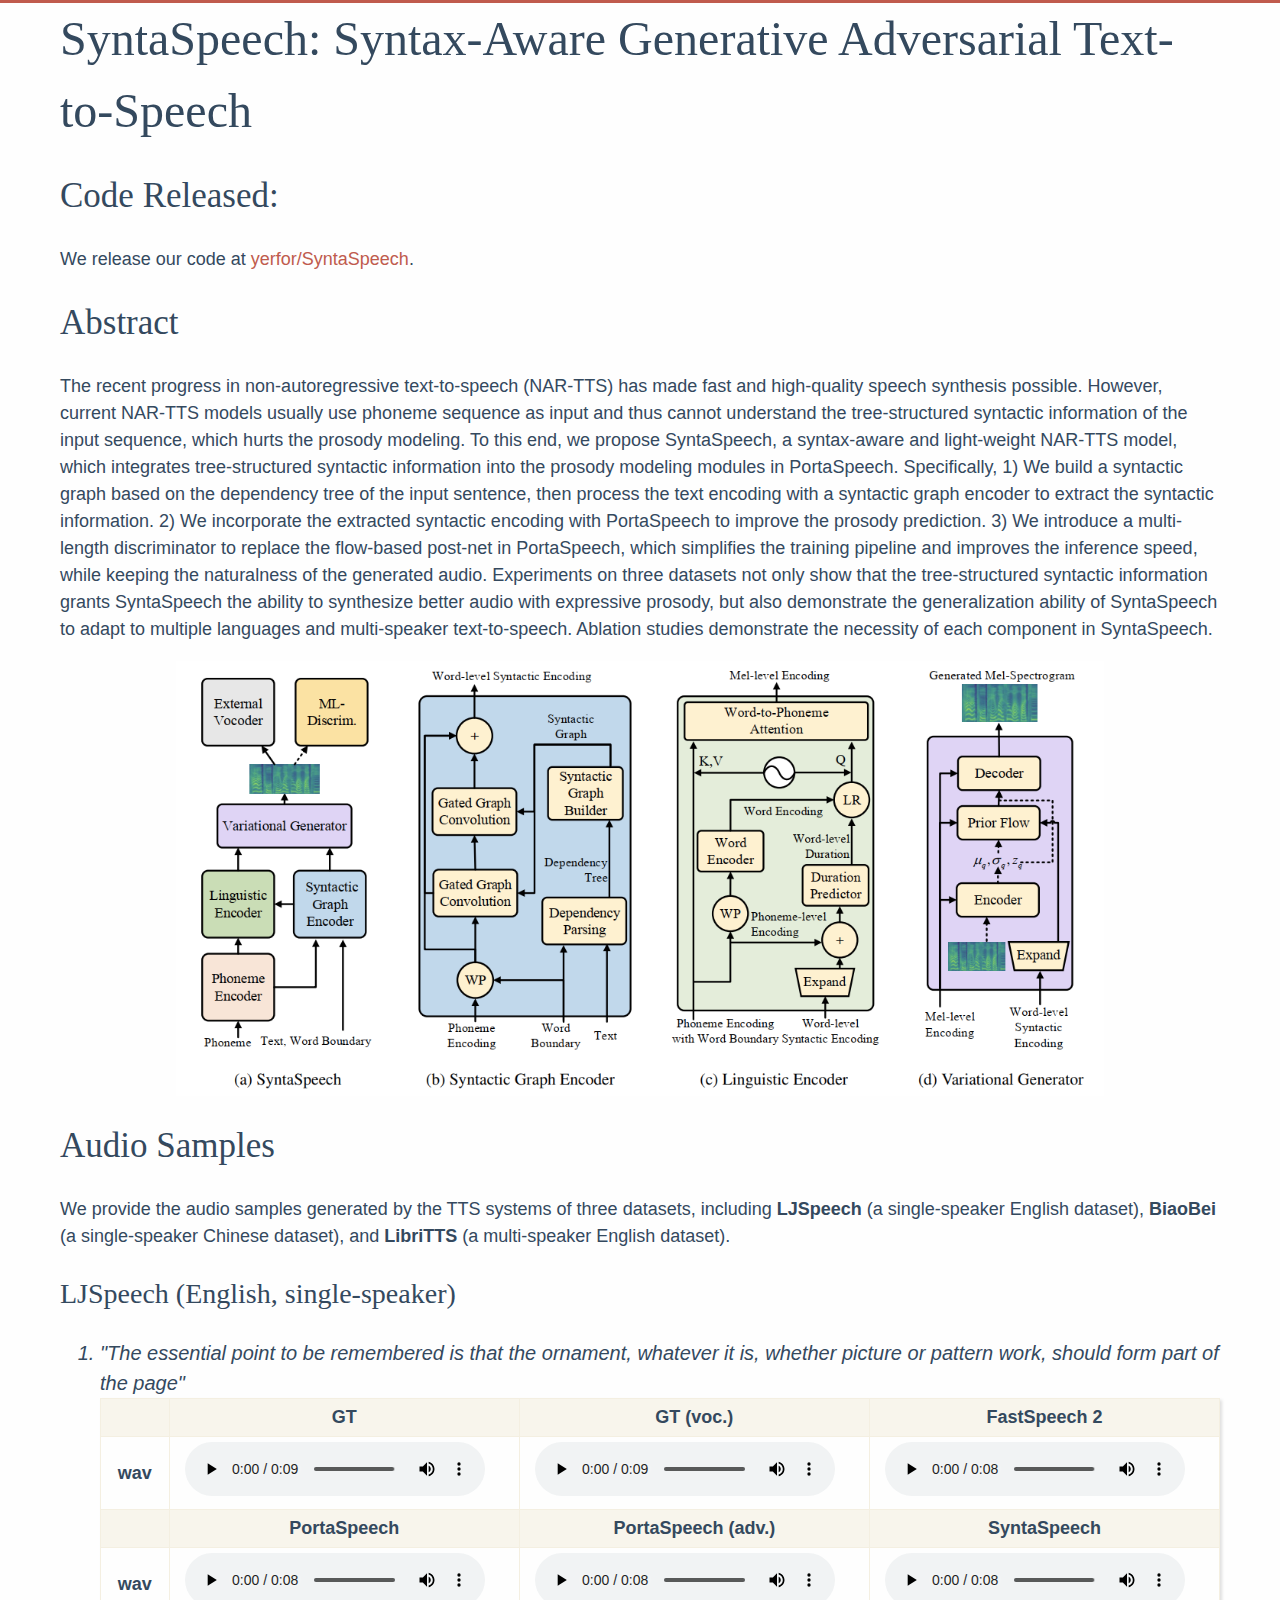
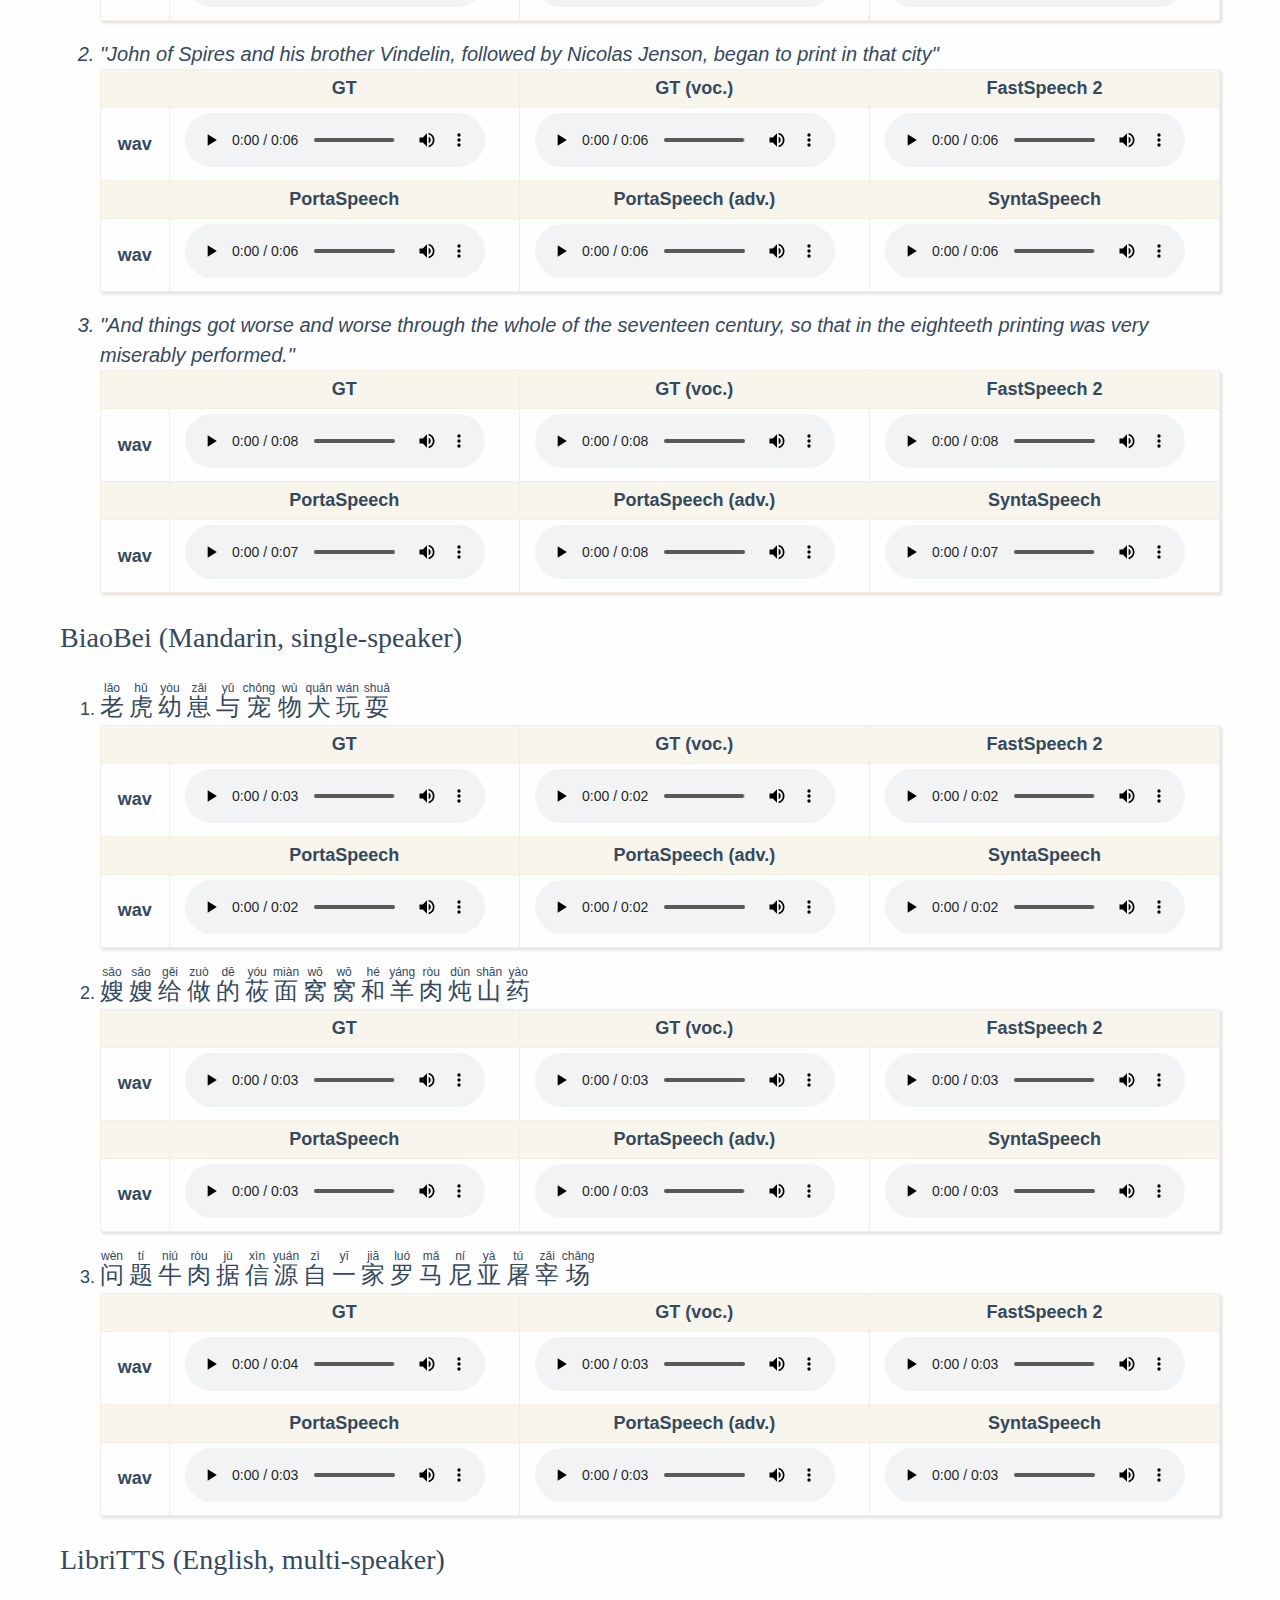
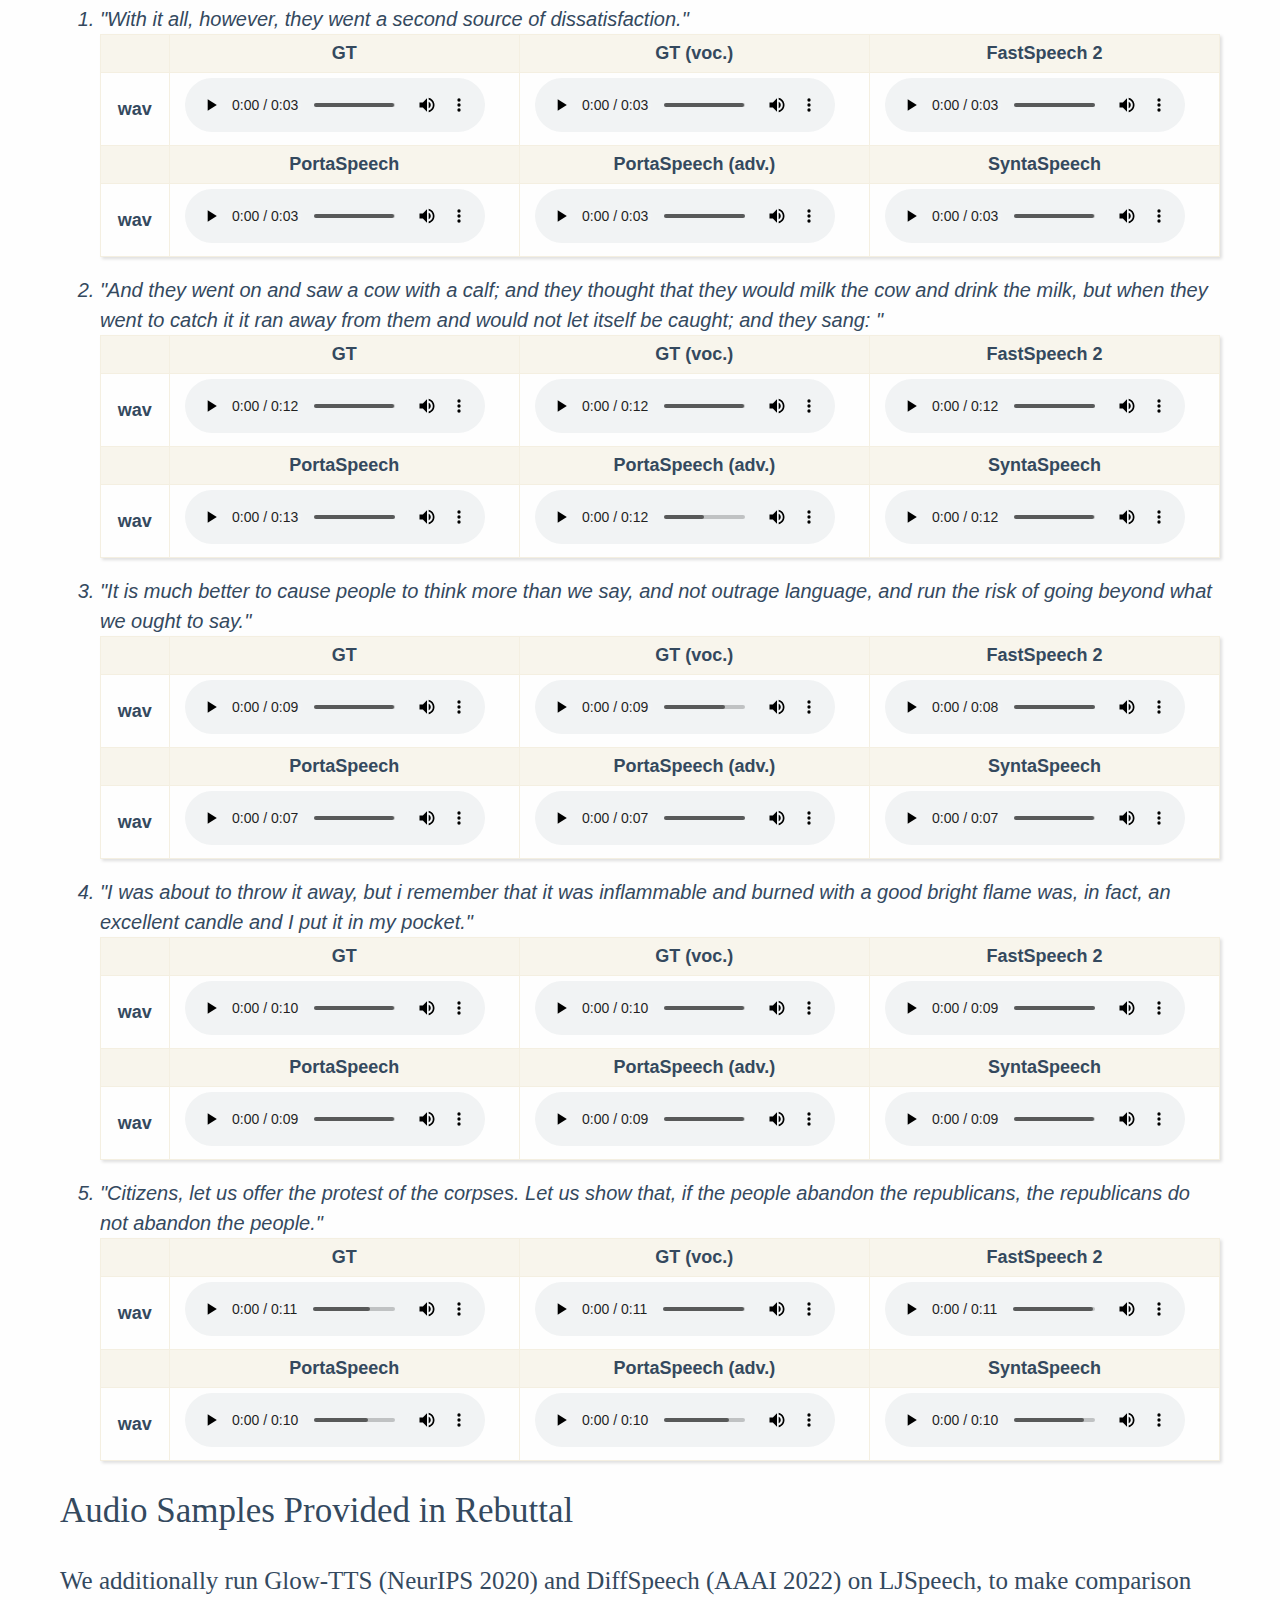
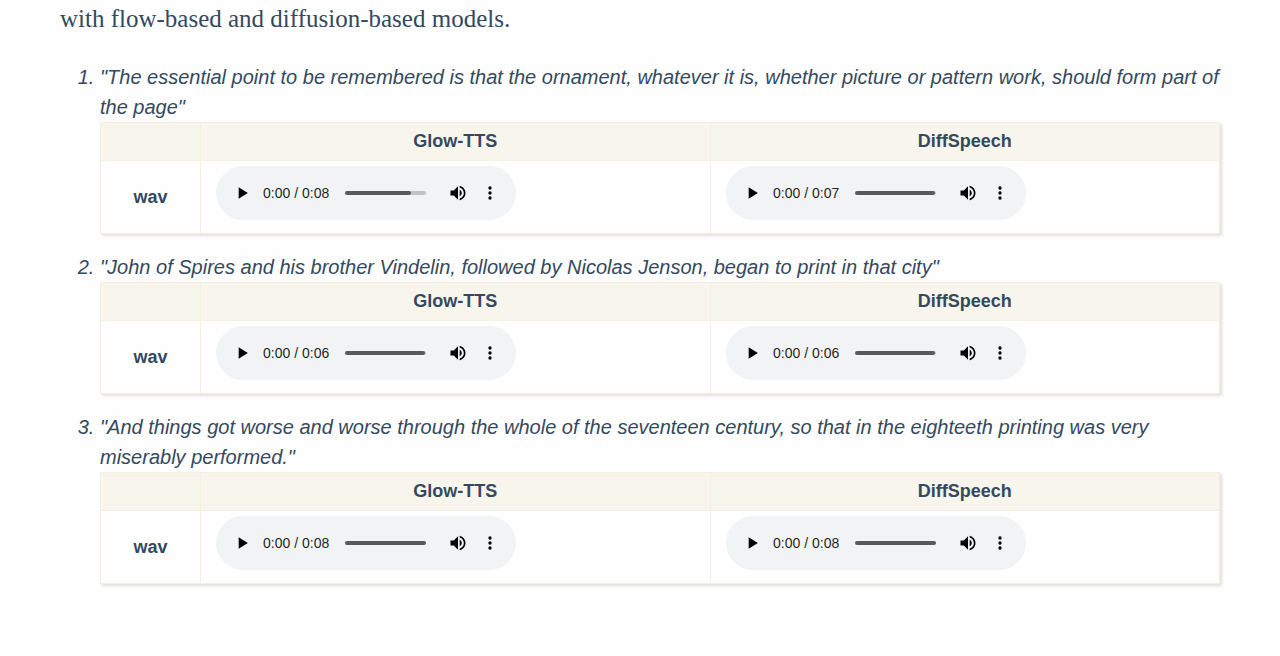
<file: index.html>
<!DOCTYPE html>
<html lang="en">
  <head><meta charset="UTF-8"/>
<meta http-equiv="X-UA-Compatible" content="IE=edge" />
<meta name="viewport" content="width=device-width, initial-scale=1, maximum-scale=1"/>


<meta http-equiv="Cache-Control" content="no-transform" />
<meta http-equiv="Cache-Control" content="no-siteapp" />

<meta name="theme-color" content="#f8f5ec" />
<meta name="msapplication-navbutton-color" content="#f8f5ec">
<meta name="apple-mobile-web-app-capable" content="yes">
<meta name="apple-mobile-web-app-status-bar-style" content="#f8f5ec">

<link rel="alternate" href="/default" title="SyntaSpeech" ><link rel="shortcut icon" type="image/x-icon" href="/favicon.ico?v=2.11.1" />
<link rel="canonical" href="http://yoursite.com/"/>

<link rel="stylesheet" type="text/css" href="/lib/fancybox/jquery.fancybox.css" />
<link rel="stylesheet" type="text/css" href="/css/style.css?v=2.11.1" />

<script>
  window.config = {"leancloud":{"app_id":null,"app_key":null},"toc":true,"fancybox":true,"pjax":"","latex":false};
</script>

    <title>SyntaSpeech</title>
  <meta name="generator" content="Hexo 6.0.0"></head>

  <body><div id="mobile-navbar" class="mobile-navbar">
  <div class="mobile-header-logo">
    <a href="/." class="logo">SyntaSpeech</a>
  </div>
  <div class="mobile-navbar-icon">
    <span></span>
    <span></span>
    <span></span>
  </div>
</div>

<nav id="mobile-menu" class="mobile-menu slideout-menu">
  <ul class="mobile-menu-list"><a href="/">
        <li class="mobile-menu-item">Home
          </li>
      </a></ul>
</nav>
<div class="container" id="mobile-panel">
      <header id="header" class="header"></header>

      <main id="main" class="main">
        <div class="content-wrapper">
          <div id="content" class="content"><section id="posts" class="posts"><article class="post">
    <header class="post-header">
      <h1 class="post-title"><a class="post-link" href="/syntaspeech/">SyntaSpeech: Syntax-Aware Generative Adversarial Text-to-Speech</a>
        </h1>

      <div class="post-meta"></div>
    </header>

    <div class="post-content"><h1 id="Code-Released"><a href="#Code-Released" class="headerlink" title="Code Released:"></a>Code Released:</h1><p>We release our code at <a target="_blank" rel="noopener" href="https://github.com/yerfor/SyntaSpeech">yerfor/SyntaSpeech</a>.</p>
<h1 id="Abstract"><a href="#Abstract" class="headerlink" title="Abstract"></a>Abstract</h1><p>The recent progress in non-autoregressive text-to-speech (NAR-TTS) has made fast and high-quality speech synthesis possible. However, current NAR-TTS models usually use phoneme sequence as input and thus cannot understand the tree-structured syntactic information of the input sequence, which hurts the prosody modeling. To this end, we propose SyntaSpeech, a syntax-aware and light-weight NAR-TTS model, which integrates tree-structured syntactic information into the prosody modeling modules in PortaSpeech. Specifically, 1) We build a syntactic graph based on the dependency tree of the input sentence, then process the text encoding with a syntactic graph encoder to extract the syntactic information. 2) We incorporate the extracted syntactic encoding with PortaSpeech to improve the prosody prediction. 3) We introduce a multi-length discriminator to replace the flow-based post-net in PortaSpeech, which simplifies the training pipeline and improves the inference speed, while keeping the naturalness of the generated audio. Experiments on three datasets not only show that the tree-structured syntactic information grants SyntaSpeech the ability to synthesize better audio with expressive prosody, but also demonstrate the generalization ability of SyntaSpeech to adapt to multiple languages and multi-speaker text-to-speech. Ablation studies demonstrate the necessity of each component in SyntaSpeech.</p>
<p><img align="center" src="/syntaspeech/arch.png" style="  display: block;
  margin-left: auto;
  margin-right: auto;
  width: 80%;"></p>
<h1 id="Audio-Samples"><a href="#Audio-Samples" class="headerlink" title="Audio Samples"></a>Audio Samples</h1><p>We provide the audio samples generated by the TTS systems of three datasets, including <strong>LJSpeech</strong> (a single-speaker English dataset), <strong>BiaoBei</strong> (a single-speaker Chinese dataset), and <strong>LibriTTS</strong> (a multi-speaker English dataset).</p>
<h2 id="LJSpeech-English-single-speaker"><a href="#LJSpeech-English-single-speaker" class="headerlink" title="LJSpeech (English, single-speaker)"></a>LJSpeech (English, single-speaker)</h2><ol>
<li style="text-align: left;font-size: 20px; font-style: italic">"The essential point to be remembered is that the ornament, whatever it is, whether picture or pattern work, should form part of the page"</li> 
<table style="width: 100%;">
    <thead>
    <tr>
        <th></th>
        <th align="center">GT</th>
        <th align="center">GT (voc.)</th>
        <th align="center">FastSpeech 2</th>
    </tr>
    </thead>
    <tbody>
    <tr>
        <th scope="row">wav</th>
        <td><audio controls><source src="syntaspeech/audio/lj/GT/1.wav" type="audio/wav"></audio></td>
        <td><audio controls><source src="syntaspeech/audio/lj/GT (voc.)/1.wav" type="audio/wav"></audio></td>
        <td><audio controls><source src="syntaspeech/audio/lj/FastSpeech 2/1.wav" type="audio/wav"></audio></td>
    </tr>
</tbody>
    <thead>
    <tr>
        <th></th>
        <th align="center">PortaSpeech</th>
        <th align="center">PortaSpeech (adv.)</th>
        <th align="center">SyntaSpeech</th>
    </tr>
    </thead>
    <tbody>
    <tr>
        <th scope="row">wav</th>
        <td><audio controls><source src="syntaspeech/audio/lj/PortaSpeech/1.wav" type="audio/wav"></audio></td>
        <td><audio controls><source src="syntaspeech/audio/lj/PortaSpeech (adv.)/1.wav" type="audio/wav"></audio></td>
        <td><audio controls><source src="syntaspeech/audio/lj/SyntaSpeech/1.wav" type="audio/wav"></audio></td>
    </tr>
</tbody>
</table>
<p></p>
  <li style="text-align: left;font-size: 20px; font-style: italic">"John of Spires and his brother Vindelin, followed by Nicolas Jenson, began to print in that city"</li> 
<table style="width: 100%;">
    <thead>
    <tr>
        <th></th>
        <th align="center">GT</th>
        <th align="center">GT (voc.)</th>
        <th align="center">FastSpeech 2</th>
    </tr>
    </thead>
    <tbody>
    <tr>
        <th scope="row">wav</th>
        <td><audio controls><source src="syntaspeech/audio/lj/GT/2.wav" type="audio/wav"></audio></td>
        <td><audio controls><source src="syntaspeech/audio/lj/GT (voc.)/2.wav" type="audio/wav"></audio></td>
        <td><audio controls><source src="syntaspeech/audio/lj/FastSpeech 2/2.wav" type="audio/wav"></audio></td>
    </tr>
</tbody>
    <thead>
    <tr>
        <th></th>
        <th align="center">PortaSpeech</th>
        <th align="center">PortaSpeech (adv.)</th>
        <th align="center">SyntaSpeech</th>
    </tr>
    </thead>
    <tbody>
    <tr>
        <th scope="row">wav</th>
        <td><audio controls><source src="syntaspeech/audio/lj/PortaSpeech/2.wav" type="audio/wav"></audio></td>
        <td><audio controls><source src="syntaspeech/audio/lj/PortaSpeech (adv.)/2.wav" type="audio/wav"></audio></td>
        <td><audio controls><source src="syntaspeech/audio/lj/SyntaSpeech/2.wav" type="audio/wav"></audio></td>
    </tr>
</tbody>
</table>
<p></p>
  <li style="text-align: left;font-size: 20px; font-style: italic">"And things got worse and worse through the whole of the seventeen century, so that in the eighteeth printing was very miserably performed."</li> 
<table style="width: 100%;">
    <thead>
    <tr>
        <th></th>
        <th align="center">GT</th>
        <th align="center">GT (voc.)</th>
        <th align="center">FastSpeech 2</th>
    </tr>
    </thead>
    <tbody>
    <tr>
        <th scope="row">wav</th>
        <td><audio controls><source src="syntaspeech/audio/lj/GT/3.wav" type="audio/wav"></audio></td>
        <td><audio controls><source src="syntaspeech/audio/lj/GT (voc.)/3.wav" type="audio/wav"></audio></td>
        <td><audio controls><source src="syntaspeech/audio/lj/FastSpeech 2/3.wav" type="audio/wav"></audio></td>
    </tr>
</tbody>
    <thead>
    <tr>
        <th></th>
        <th align="center">PortaSpeech</th>
        <th align="center">PortaSpeech (adv.)</th>
        <th align="center">SyntaSpeech</th>
    </tr>
    </thead>
    <tbody>
    <tr>
        <th scope="row">wav</th>
        <td><audio controls><source src="syntaspeech/audio/lj/PortaSpeech/3.wav" type="audio/wav"></audio></td>
        <td><audio controls><source src="syntaspeech/audio/lj/PortaSpeech (adv.)/3.wav" type="audio/wav"></audio></td>
        <td><audio controls><source src="syntaspeech/audio/lj/SyntaSpeech/3.wav" type="audio/wav"></audio></td>
    </tr>
</tbody>
</table>
</ol>



<h2 id="BiaoBei-Mandarin-single-speaker"><a href="#BiaoBei-Mandarin-single-speaker" class="headerlink" title="BiaoBei (Mandarin, single-speaker)"></a>BiaoBei (Mandarin, single-speaker)</h2><ol>      
  <li>
    <ruby style="text-align: center;font-size: 24px;">老<rt>lǎo</rt></ruby>
    <ruby style="text-align: center;font-size: 24px;">虎<rt>hǔ</rt></ruby>
      <ruby style="text-align: center;font-size: 24px;">幼<rt>yòu</rt></ruby>
      <ruby style="text-align: center;font-size: 24px;">崽<rt>zǎi</rt></ruby>
    <ruby style="text-align: center;font-size: 24px;">与<rt>yǔ</rt></ruby>
    <ruby style="text-align: center;font-size: 24px;">宠<rt>chǒng</rt></ruby>
    <ruby style="text-align: center;font-size: 24px;">物<rt>wù</rt></ruby>
    <ruby style="text-align: center;font-size: 24px;">犬<rt>quǎn</rt></ruby>
    <ruby style="text-align: center;font-size: 24px;">玩<rt>wán</rt></ruby>
    <ruby style="text-align: center;font-size: 24px;">耍<rt>shuǎ</rt></ruby>
  </li> 
<table style="width: 100%;">
    <thead>
    <tr>
        <th></th>
        <th align="center">GT</th>
        <th align="center">GT (voc.)</th>
        <th align="center">FastSpeech 2</th>
    </tr>
    </thead>
    <tbody>
    <tr>
        <th scope="row">wav</th>
        <td><audio controls><source src="syntaspeech/audio/biaobei/GT/1.wav" type="audio/wav"></audio></td>
        <td><audio controls><source src="syntaspeech/audio/biaobei/GT (voc.)/1.wav" type="audio/wav"></audio></td>
        <td><audio controls><source src="syntaspeech/audio/biaobei/FastSpeech 2/1.wav" type="audio/wav"></audio></td>
    </tr>
</tbody>
    <thead>
    <tr>
        <th></th>
        <th align="center">PortaSpeech</th>
        <th align="center">PortaSpeech (adv.)</th>
        <th align="center">SyntaSpeech</th>
    </tr>
    </thead>
    <tbody>
    <tr>
        <th scope="row">wav</th>
        <td><audio controls><source src="syntaspeech/audio/biaobei/PortaSpeech/1.wav" type="audio/wav"></audio></td>
        <td><audio controls><source src="syntaspeech/audio/biaobei/PortaSpeech (adv.)/1.wav" type="audio/wav"></audio></td>
        <td><audio controls><source src="syntaspeech/audio/biaobei/SyntaSpeech/1.wav" type="audio/wav"></audio></td>
    </tr>
</tbody>
</table>  
<p></p>
<li>
    <ruby style="text-align: center;font-size: 24px;">嫂<rt>sǎo</rt></ruby>
    <ruby style="text-align: center;font-size: 24px;">嫂<rt>sǎo</rt></ruby>
      <ruby style="text-align: center;font-size: 24px;">给<rt>gěi</rt></ruby>
      <ruby style="text-align: center;font-size: 24px;">做<rt>zuò</rt></ruby>
    <ruby style="text-align: center;font-size: 24px;">的<rt>dē</rt></ruby>
    <ruby style="text-align: center;font-size: 24px;">莜<rt>yóu</rt></ruby>
    <ruby style="text-align: center;font-size: 24px;">面<rt>miàn</rt></ruby>
    <ruby style="text-align: center;font-size: 24px;">窝<rt>wō</rt></ruby>
    <ruby style="text-align: center;font-size: 24px;">窝<rt>wō</rt></ruby>
    <ruby style="text-align: center;font-size: 24px;">和<rt>hé</rt></ruby>
      <ruby style="text-align: center;font-size: 24px;">羊<rt>yáng</rt></ruby>
      <ruby style="text-align: center;font-size: 24px;">肉<rt>ròu</rt></ruby>
      <ruby style="text-align: center;font-size: 24px;">炖<rt>dùn</rt></ruby>
      <ruby style="text-align: center;font-size: 24px;">山<rt>shān</rt></ruby>
      <ruby style="text-align: center;font-size: 24px;">药<rt>yào</rt></ruby>
  </li> 
<table style="width: 100%;">
    <thead>
    <tr>
        <th></th>
        <th align="center">GT</th>
        <th align="center">GT (voc.)</th>
        <th align="center">FastSpeech 2</th>
    </tr>
    </thead>
    <tbody>
    <tr>
        <th scope="row">wav</th>
        <td><audio controls><source src="syntaspeech/audio/biaobei/GT/2.wav" type="audio/wav"></audio></td>
        <td><audio controls><source src="syntaspeech/audio/biaobei/GT (voc.)/2.wav" type="audio/wav"></audio></td>
        <td><audio controls><source src="syntaspeech/audio/biaobei/FastSpeech 2/2.wav" type="audio/wav"></audio></td>
    </tr>
</tbody>
    <thead>
    <tr>
        <th></th>
        <th align="center">PortaSpeech</th>
        <th align="center">PortaSpeech (adv.)</th>
        <th align="center">SyntaSpeech</th>
    </tr>
    </thead>
    <tbody>
    <tr>
        <th scope="row">wav</th>
        <td><audio controls><source src="syntaspeech/audio/biaobei/PortaSpeech/2.wav" type="audio/wav"></audio></td>
        <td><audio controls><source src="syntaspeech/audio/biaobei/PortaSpeech (adv.)/2.wav" type="audio/wav"></audio></td>
        <td><audio controls><source src="syntaspeech/audio/biaobei/SyntaSpeech/2.wav" type="audio/wav"></audio></td>
    </tr>
</tbody>
</table>
<p></p>
<li> 
    <ruby style="text-align: center;font-size: 24px;">问<rt>wèn</rt></ruby>
    <ruby style="text-align: center;font-size: 24px;">题<rt>tí</rt></ruby>
      <ruby style="text-align: center;font-size: 24px;">牛<rt>niú</rt></ruby>
      <ruby style="text-align: center;font-size: 24px;">肉<rt>ròu</rt></ruby>
    <ruby style="text-align: center;font-size: 24px;">据<rt>jù</rt></ruby>
    <ruby style="text-align: center;font-size: 24px;">信<rt>xìn</rt></ruby>
    <ruby style="text-align: center;font-size: 24px;">源<rt>yuán</rt></ruby>
    <ruby style="text-align: center;font-size: 24px;">自<rt>zì</rt></ruby>
    <ruby style="text-align: center;font-size: 24px;">一<rt>yī</rt></ruby>
      <ruby style="text-align: center;font-size: 24px;">家<rt>jiā</rt></ruby>
      <ruby style="text-align: center;font-size: 24px;">罗<rt>luó</rt></ruby>
      <ruby style="text-align: center;font-size: 24px;">马<rt>mǎ</rt></ruby>
      <ruby style="text-align: center;font-size: 24px;">尼<rt>ní</rt></ruby>
      <ruby style="text-align: center;font-size: 24px;">亚<rt>yà</rt></ruby>
      <ruby style="text-align: center;font-size: 24px;">屠<rt>tú</rt></ruby>
      <ruby style="text-align: center;font-size: 24px;">宰<rt>zǎi</rt></ruby>
      <ruby style="text-align: center;font-size: 24px;">场<rt>chǎng</rt></ruby>
  </li> 
<table style="width: 100%;">
    <thead>
    <tr>
        <th></th>
        <th align="center">GT</th>
        <th align="center">GT (voc.)</th>
        <th align="center">FastSpeech 2</th>
    </tr>
    </thead>
    <tbody>
    <tr>
        <th scope="row">wav</th>
        <td><audio controls><source src="syntaspeech/audio/biaobei/GT/3.wav" type="audio/wav"></audio></td>
        <td><audio controls><source src="syntaspeech/audio/biaobei/GT (voc.)/3.wav" type="audio/wav"></audio></td>
        <td><audio controls><source src="syntaspeech/audio/biaobei/FastSpeech 2/3.wav" type="audio/wav"></audio></td>
    </tr>
</tbody>
    <thead>
    <tr>
        <th></th>
        <th align="center">PortaSpeech</th>
        <th align="center">PortaSpeech (adv.)</th>
        <th align="center">SyntaSpeech</th>
    </tr>
    </thead>
    <tbody>
    <tr>
        <th scope="row">wav</th>
        <td><audio controls><source src="syntaspeech/audio/biaobei/PortaSpeech/3.wav" type="audio/wav"></audio></td>
        <td><audio controls><source src="syntaspeech/audio/biaobei/PortaSpeech (adv.)/3.wav" type="audio/wav"></audio></td>
        <td><audio controls><source src="syntaspeech/audio/biaobei/SyntaSpeech/3.wav" type="audio/wav"></audio></td>
    </tr>
</tbody>
</table>
</ol>


<h2 id="LibriTTS-English-multi-speaker"><a href="#LibriTTS-English-multi-speaker" class="headerlink" title="LibriTTS (English, multi-speaker)"></a>LibriTTS (English, multi-speaker)</h2><ol>
<li style="text-align: left;font-size: 20px; font-style: italic">"With it all, however, they went a second source of dissatisfaction."</li> 
<table style="width: 100%;">
    <thead>
    <tr>
        <th></th>
        <th align="center">GT</th>
        <th align="center">GT (voc.)</th>
        <th align="center">FastSpeech 2</th>
    </tr>
    </thead>
    <tbody>
    <tr>
        <th scope="row">wav</th>
        <td><audio controls><source src="syntaspeech/audio/libri/GT/1.wav" type="audio/wav"></audio></td>
        <td><audio controls><source src="syntaspeech/audio/libri/GT (voc.)/1.wav" type="audio/wav"></audio></td>
        <td><audio controls><source src="syntaspeech/audio/libri/FastSpeech 2/1.wav" type="audio/wav"></audio></td>
    </tr>
</tbody>
    <thead>
    <tr>
        <th></th>
        <th align="center">PortaSpeech</th>
        <th align="center">PortaSpeech (adv.)</th>
        <th align="center">SyntaSpeech</th>
    </tr>
    </thead>
    <tbody>
    <tr>
        <th scope="row">wav</th>
        <td><audio controls><source src="syntaspeech/audio/libri/PortaSpeech/1.wav" type="audio/wav"></audio></td>
        <td><audio controls><source src="syntaspeech/audio/libri/PortaSpeech (adv.)/1.wav" type="audio/wav"></audio></td>
        <td><audio controls><source src="syntaspeech/audio/libri/SyntaSpeech/1.wav" type="audio/wav"></audio></td>
    </tr>
</tbody>
</table>
<p></p>
  <li style="text-align: left;font-size: 20px; font-style: italic">"And they went on and saw a cow with a calf; and they thought that they would milk the cow and drink the milk, but when they went to catch it it ran away from them and would not let itself be caught; and they sang: "</li> 
<table style="width: 100%;">
    <thead>
    <tr>
        <th></th>
        <th align="center">GT</th>
        <th align="center">GT (voc.)</th>
        <th align="center">FastSpeech 2</th>
    </tr>
    </thead>
    <tbody>
    <tr>
        <th scope="row">wav</th>
        <td><audio controls><source src="syntaspeech/audio/libri/GT/2.wav" type="audio/wav"></audio></td>
        <td><audio controls><source src="syntaspeech/audio/libri/GT (voc.)/2.wav" type="audio/wav"></audio></td>
        <td><audio controls><source src="syntaspeech/audio/libri/FastSpeech 2/2.wav" type="audio/wav"></audio></td>
    </tr>
</tbody>
    <thead>
    <tr>
        <th></th>
        <th align="center">PortaSpeech</th>
        <th align="center">PortaSpeech (adv.)</th>
        <th align="center">SyntaSpeech</th>
    </tr>
    </thead>
    <tbody>
    <tr>
        <th scope="row">wav</th>
        <td><audio controls><source src="syntaspeech/audio/libri/PortaSpeech/2.wav" type="audio/wav"></audio></td>
        <td><audio controls><source src="syntaspeech/audio/libri/PortaSpeech (adv.)/2.wav" type="audio/wav"></audio></td>
        <td><audio controls><source src="syntaspeech/audio/libri/SyntaSpeech/2.wav" type="audio/wav"></audio></td>
    </tr>
</tbody>
</table>
<p></p>
  <li style="text-align: left;font-size: 20px; font-style: italic">"It is much better to cause people to think more than we say, and not outrage language, and run the risk of going beyond what we ought to say."</li> 
<table style="width: 100%;">
    <thead>
    <tr>
        <th></th>
        <th align="center">GT</th>
        <th align="center">GT (voc.)</th>
        <th align="center">FastSpeech 2</th>
    </tr>
    </thead>
    <tbody>
    <tr>
        <th scope="row">wav</th>
        <td><audio controls><source src="syntaspeech/audio/libri/GT/3.wav" type="audio/wav"></audio></td>
        <td><audio controls><source src="syntaspeech/audio/libri/GT (voc.)/3.wav" type="audio/wav"></audio></td>
        <td><audio controls><source src="syntaspeech/audio/libri/FastSpeech 2/3.wav" type="audio/wav"></audio></td>
    </tr>
</tbody>
    <thead>
    <tr>
        <th></th>
        <th align="center">PortaSpeech</th>
        <th align="center">PortaSpeech (adv.)</th>
        <th align="center">SyntaSpeech</th>
    </tr>
    </thead>
    <tbody>
    <tr>
        <th scope="row">wav</th>
        <td><audio controls><source src="syntaspeech/audio/libri/PortaSpeech/3.wav" type="audio/wav"></audio></td>
        <td><audio controls><source src="syntaspeech/audio/libri/PortaSpeech (adv.)/3.wav" type="audio/wav"></audio></td>
        <td><audio controls><source src="syntaspeech/audio/libri/SyntaSpeech/3.wav" type="audio/wav"></audio></td>
    </tr>
</tbody>
</table>
<p></p>
  <li style="text-align: left;font-size: 20px; font-style: italic">"I was about to throw it away, but i remember that it was inflammable and burned with a good bright flame was, in fact, an excellent candle and I put it in my pocket."</li> 
<table style="width: 100%;">
    <thead>
    <tr>
        <th></th>
        <th align="center">GT</th>
        <th align="center">GT (voc.)</th>
        <th align="center">FastSpeech 2</th>
    </tr>
    </thead>
    <tbody>
    <tr>
        <th scope="row">wav</th>
        <td><audio controls><source src="syntaspeech/audio/libri/GT/4.wav" type="audio/wav"></audio></td>
        <td><audio controls><source src="syntaspeech/audio/libri/GT (voc.)/4.wav" type="audio/wav"></audio></td>
        <td><audio controls><source src="syntaspeech/audio/libri/FastSpeech 2/4.wav" type="audio/wav"></audio></td>
    </tr>
</tbody>
    <thead>
    <tr>
        <th></th>
        <th align="center">PortaSpeech</th>
        <th align="center">PortaSpeech (adv.)</th>
        <th align="center">SyntaSpeech</th>
    </tr>
    </thead>
    <tbody>
    <tr>
        <th scope="row">wav</th>
        <td><audio controls><source src="syntaspeech/audio/libri/PortaSpeech/4.wav" type="audio/wav"></audio></td>
        <td><audio controls><source src="syntaspeech/audio/libri/PortaSpeech (adv.)/4.wav" type="audio/wav"></audio></td>
        <td><audio controls><source src="syntaspeech/audio/libri/SyntaSpeech/4.wav" type="audio/wav"></audio></td>
    </tr>
</tbody>
</table>
<p></p>
  <li style="text-align: left;font-size: 20px; font-style: italic">"Citizens, let us offer the protest of the corpses. Let us show that, if the people abandon the republicans, the republicans do not abandon the people."</li> 
<table style="width: 100%;">
    <thead>
    <tr>
        <th></th>
        <th align="center">GT</th>
        <th align="center">GT (voc.)</th>
        <th align="center">FastSpeech 2</th>
    </tr>
    </thead>
    <tbody>
    <tr>
        <th scope="row">wav</th>
        <td><audio controls><source src="syntaspeech/audio/libri/GT/5.wav" type="audio/wav"></audio></td>
        <td><audio controls><source src="syntaspeech/audio/libri/GT (voc.)/5.wav" type="audio/wav"></audio></td>
        <td><audio controls><source src="syntaspeech/audio/libri/FastSpeech 2/5.wav" type="audio/wav"></audio></td>
    </tr>
</tbody>
    <thead>
    <tr>
        <th></th>
        <th align="center">PortaSpeech</th>
        <th align="center">PortaSpeech (adv.)</th>
        <th align="center">SyntaSpeech</th>
    </tr>
    </thead>
    <tbody>
    <tr>
        <th scope="row">wav</th>
        <td><audio controls><source src="syntaspeech/audio/libri/PortaSpeech/5.wav" type="audio/wav"></audio></td>
        <td><audio controls><source src="syntaspeech/audio/libri/PortaSpeech (adv.)/5.wav" type="audio/wav"></audio></td>
        <td><audio controls><source src="syntaspeech/audio/libri/SyntaSpeech/5.wav" type="audio/wav"></audio></td>
    </tr>
</tbody>
</table>
</ol>


<h1 id="Audio-Samples-Provided-in-Rebuttal"><a href="#Audio-Samples-Provided-in-Rebuttal" class="headerlink" title="Audio Samples Provided in Rebuttal"></a>Audio Samples Provided in Rebuttal</h1><h3 id="We-additionally-run-Glow-TTS-NeurIPS-2020-and-DiffSpeech-AAAI-2022-on-LJSpeech-to-make-comparison-with-flow-based-and-diffusion-based-models"><a href="#We-additionally-run-Glow-TTS-NeurIPS-2020-and-DiffSpeech-AAAI-2022-on-LJSpeech-to-make-comparison-with-flow-based-and-diffusion-based-models" class="headerlink" title="We additionally run Glow-TTS (NeurIPS 2020) and DiffSpeech (AAAI 2022) on LJSpeech, to make comparison with flow-based and diffusion-based models."></a>We additionally run Glow-TTS (NeurIPS 2020) and DiffSpeech (AAAI 2022) on LJSpeech, to make comparison with flow-based and diffusion-based models.</h3><ol>
<li style="text-align: left;font-size: 20px; font-style: italic">"The essential point to be remembered is that the ornament, whatever it is, whether picture or pattern work, should form part of the page"</li> 
<table style="width: 100%;">
    <thead>
    <tr>
        <th></th>
        <th align="center">Glow-TTS</th>
        <th align="center">DiffSpeech</th>
    </tr>
    </thead>
    <tbody>
    <tr>
        <th scope="row">wav</th>
        <td><audio controls><source src="syntaspeech/audio/lj/Glow-TTS/1.wav" type="audio/wav"></audio></td>
        <td><audio controls><source src="syntaspeech/audio/lj/DiffSpeech/1.wav" type="audio/wav"></audio></td>
    </tr>
</tbody>
</table>
<p></p>
  <li style="text-align: left;font-size: 20px; font-style: italic">"John of Spires and his brother Vindelin, followed by Nicolas Jenson, began to print in that city"</li> 
<table style="width: 100%;">
    <thead>
    <tr>
        <th></th>
        <th align="center">Glow-TTS</th>
        <th align="center">DiffSpeech</th>
    </tr>
    </thead>
    <tbody>
    <tr>
        <th scope="row">wav</th>
        <td><audio controls><source src="syntaspeech/audio/lj/Glow-TTS/2.wav" type="audio/wav"></audio></td>
        <td><audio controls><source src="syntaspeech/audio/lj/DiffSpeech/2.wav" type="audio/wav"></audio></td>
    </tr>
  </tbody>
</table>
<p></p>
  <li style="text-align: left;font-size: 20px; font-style: italic">"And things got worse and worse through the whole of the seventeen century, so that in the eighteeth printing was very miserably performed."</li> 
<table style="width: 100%;">
    <thead>
    <tr>
        <th></th>
        <th align="center">Glow-TTS</th>
        <th align="center">DiffSpeech</th>
    </tr>
    </thead>
    <tbody>
    <tr>
        <th scope="row">wav</th>
        <td><audio controls><source src="syntaspeech/audio/lj/Glow-TTS/3.wav" type="audio/wav"></audio></td>
        <td><audio controls><source src="syntaspeech/audio/lj/DiffSpeech/3.wav" type="audio/wav"></audio></td>
    </tr>
</tbody>
</table>
</ol>

<h3 id><a href="#" class="headerlink" title></a></h3>
        </div></article>
      <nav class="pagination"></nav></section></div></div>
      </main>

      <footer id="footer" class="footer"></footer>

      <div class="back-to-top" id="back-to-top">
        <i class="iconfont icon-up"></i>
      </div>
    </div><script type="text/javascript" src="/lib/jquery/jquery.min.js"></script>
  <script type="text/javascript" src="/lib/slideout/slideout.js"></script>
  <script type="text/javascript" src="/lib/fancybox/jquery.fancybox.pack.js"></script>
  <script type="text/javascript" src="/js/src/even.js?v=2.11.1"></script>
</body>
</html>
</file>
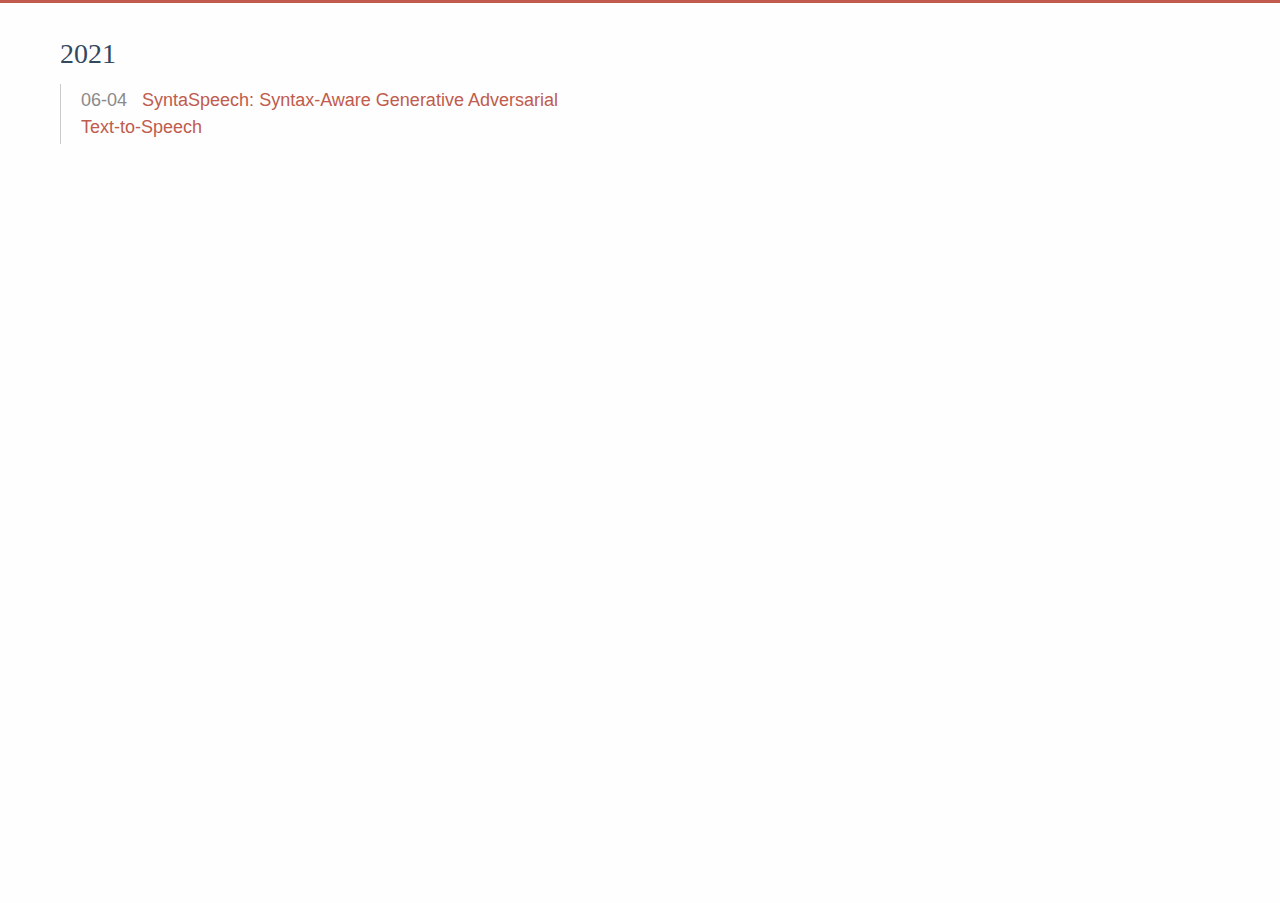
<file: archives/index.html>
<!DOCTYPE html>
<html lang="en">
  <head><meta charset="UTF-8"/>
<meta http-equiv="X-UA-Compatible" content="IE=edge" />
<meta name="viewport" content="width=device-width, initial-scale=1, maximum-scale=1"/>


<meta http-equiv="Cache-Control" content="no-transform" />
<meta http-equiv="Cache-Control" content="no-siteapp" />

<meta name="theme-color" content="#f8f5ec" />
<meta name="msapplication-navbutton-color" content="#f8f5ec">
<meta name="apple-mobile-web-app-capable" content="yes">
<meta name="apple-mobile-web-app-status-bar-style" content="#f8f5ec">

<link rel="alternate" href="/default" title="SyntaSpeech" ><link rel="shortcut icon" type="image/x-icon" href="/favicon.ico?v=2.11.1" />
<link rel="canonical" href="http://yoursite.com/archives/"/>

<link rel="stylesheet" type="text/css" href="/lib/fancybox/jquery.fancybox.css" />
<link rel="stylesheet" type="text/css" href="/css/style.css?v=2.11.1" />

<script>
  window.config = {"leancloud":{"app_id":null,"app_key":null},"toc":true,"fancybox":true,"pjax":"","latex":false};
</script>

    <title>Archives - SyntaSpeech
  </title>
  <meta name="generator" content="Hexo 6.0.0"></head>

  <body><div id="mobile-navbar" class="mobile-navbar">
  <div class="mobile-header-logo">
    <a href="/." class="logo">SyntaSpeech</a>
  </div>
  <div class="mobile-navbar-icon">
    <span></span>
    <span></span>
    <span></span>
  </div>
</div>

<nav id="mobile-menu" class="mobile-menu slideout-menu">
  <ul class="mobile-menu-list"><a href="/">
        <li class="mobile-menu-item">Home
          </li>
      </a></ul>
</nav>
<div class="container" id="mobile-panel">
      <header id="header" class="header"></header>

      <main id="main" class="main">
        <div class="content-wrapper">
          <div id="content" class="content"><section id="archive" class="archive"><div class="archive-title">
          <span class="archive-post-counter">
            1 Post
          </span>
        </div>
      <div class="collection-title">
            <h2 class="archive-year">2021</h2>
          </div>
        <div class="archive-post">
        <span class="archive-post-time">
          06-04
          </span>
        <span class="archive-post-title">
          <a href="/syntaspeech/" class="archive-post-link">
            SyntaSpeech: Syntax-Aware Generative Adversarial Text-to-Speech
          </a>
        </span>
      </div>
    </section><nav class="pagination"></nav></div></div>
      </main>

      <footer id="footer" class="footer"></footer>

      <div class="back-to-top" id="back-to-top">
        <i class="iconfont icon-up"></i>
      </div>
    </div><script type="text/javascript" src="/lib/jquery/jquery.min.js"></script>
  <script type="text/javascript" src="/lib/slideout/slideout.js"></script>
  <script type="text/javascript" src="/lib/fancybox/jquery.fancybox.pack.js"></script>
  <script type="text/javascript" src="/js/src/even.js?v=2.11.1"></script>
</body>
</html>
</file>
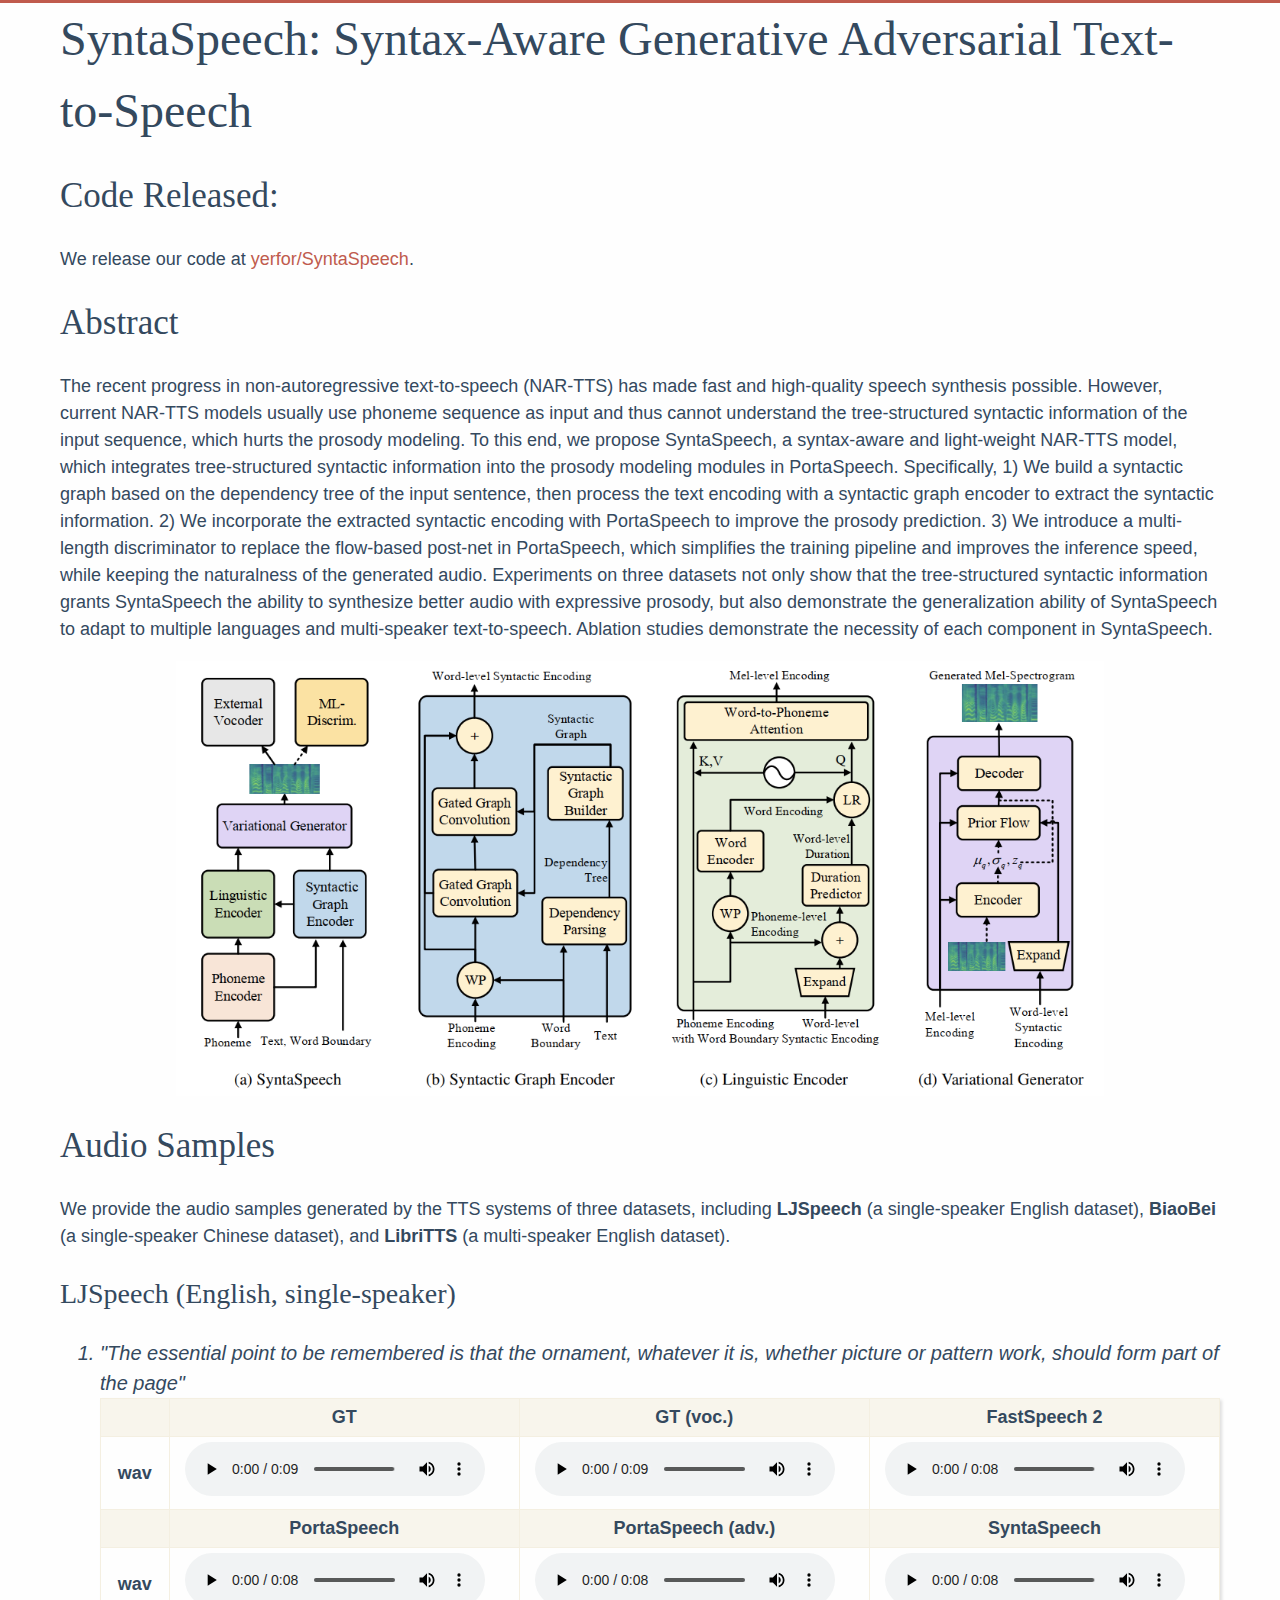
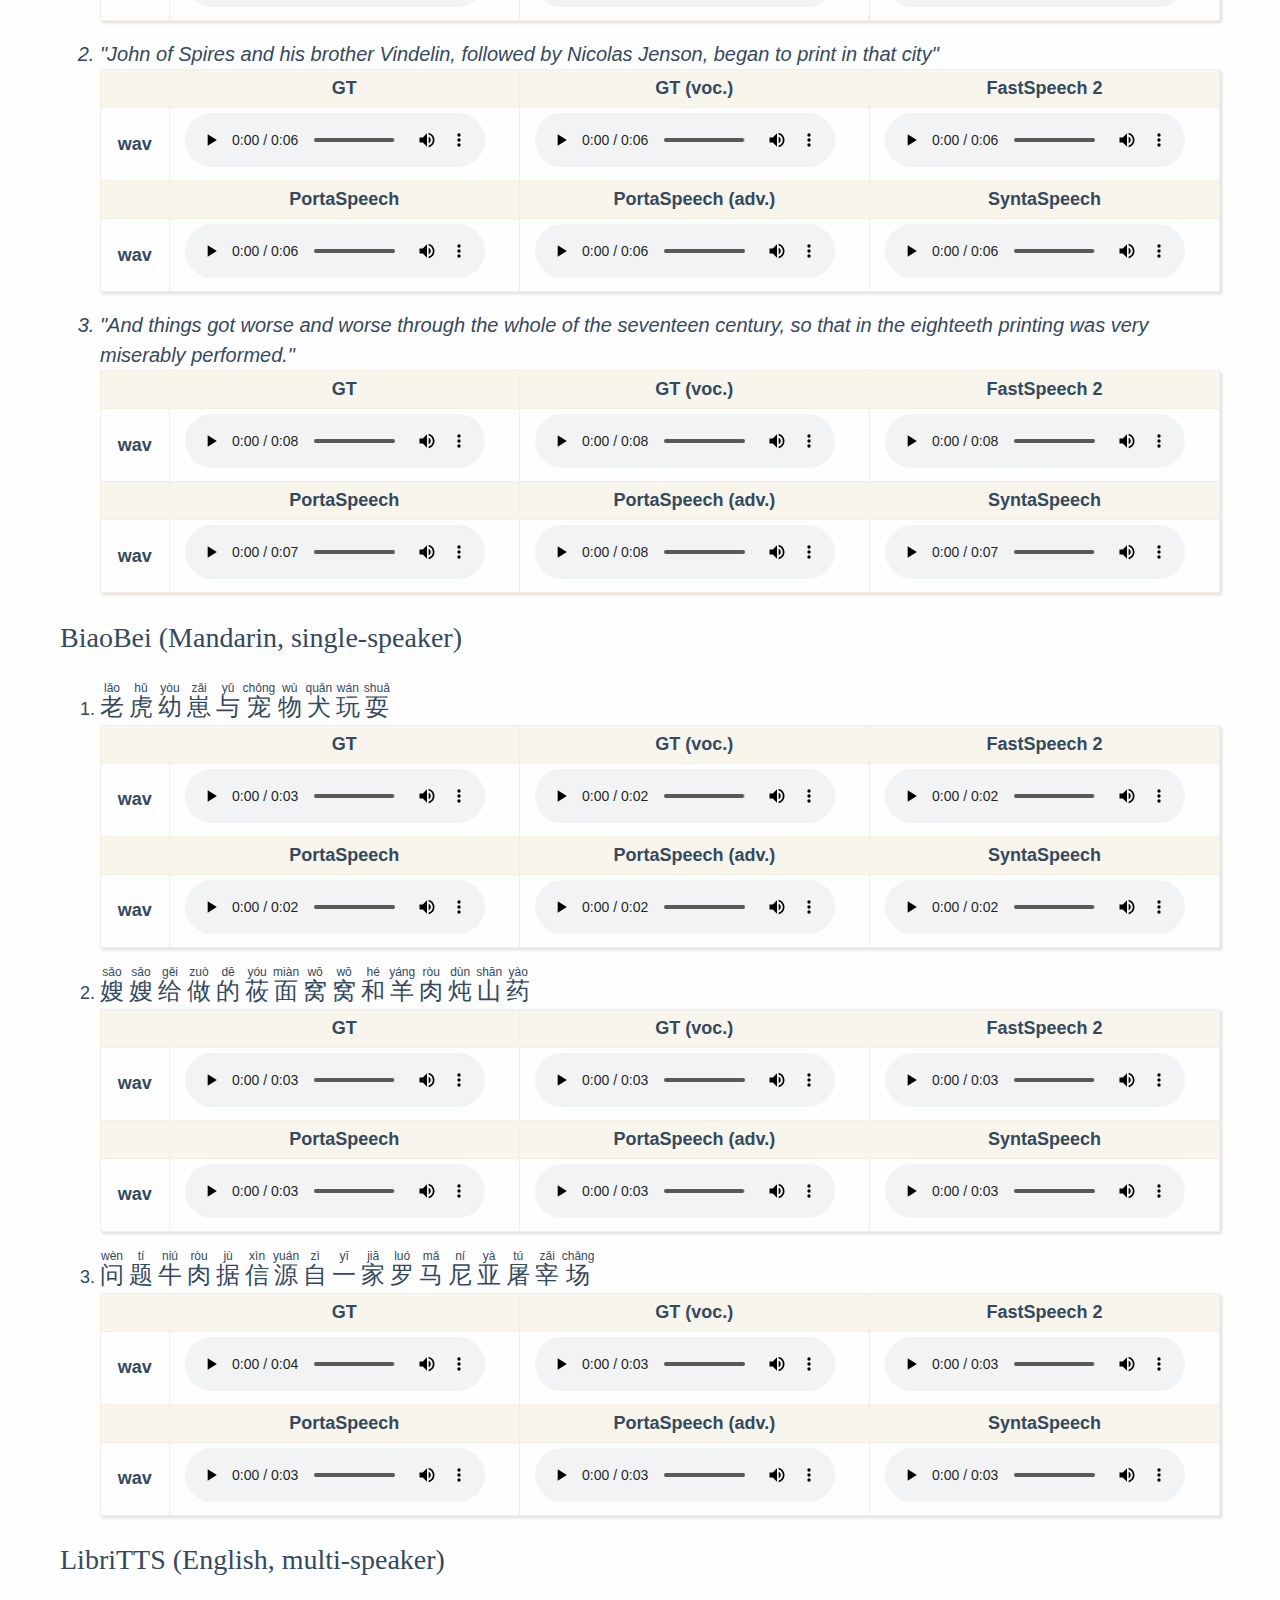
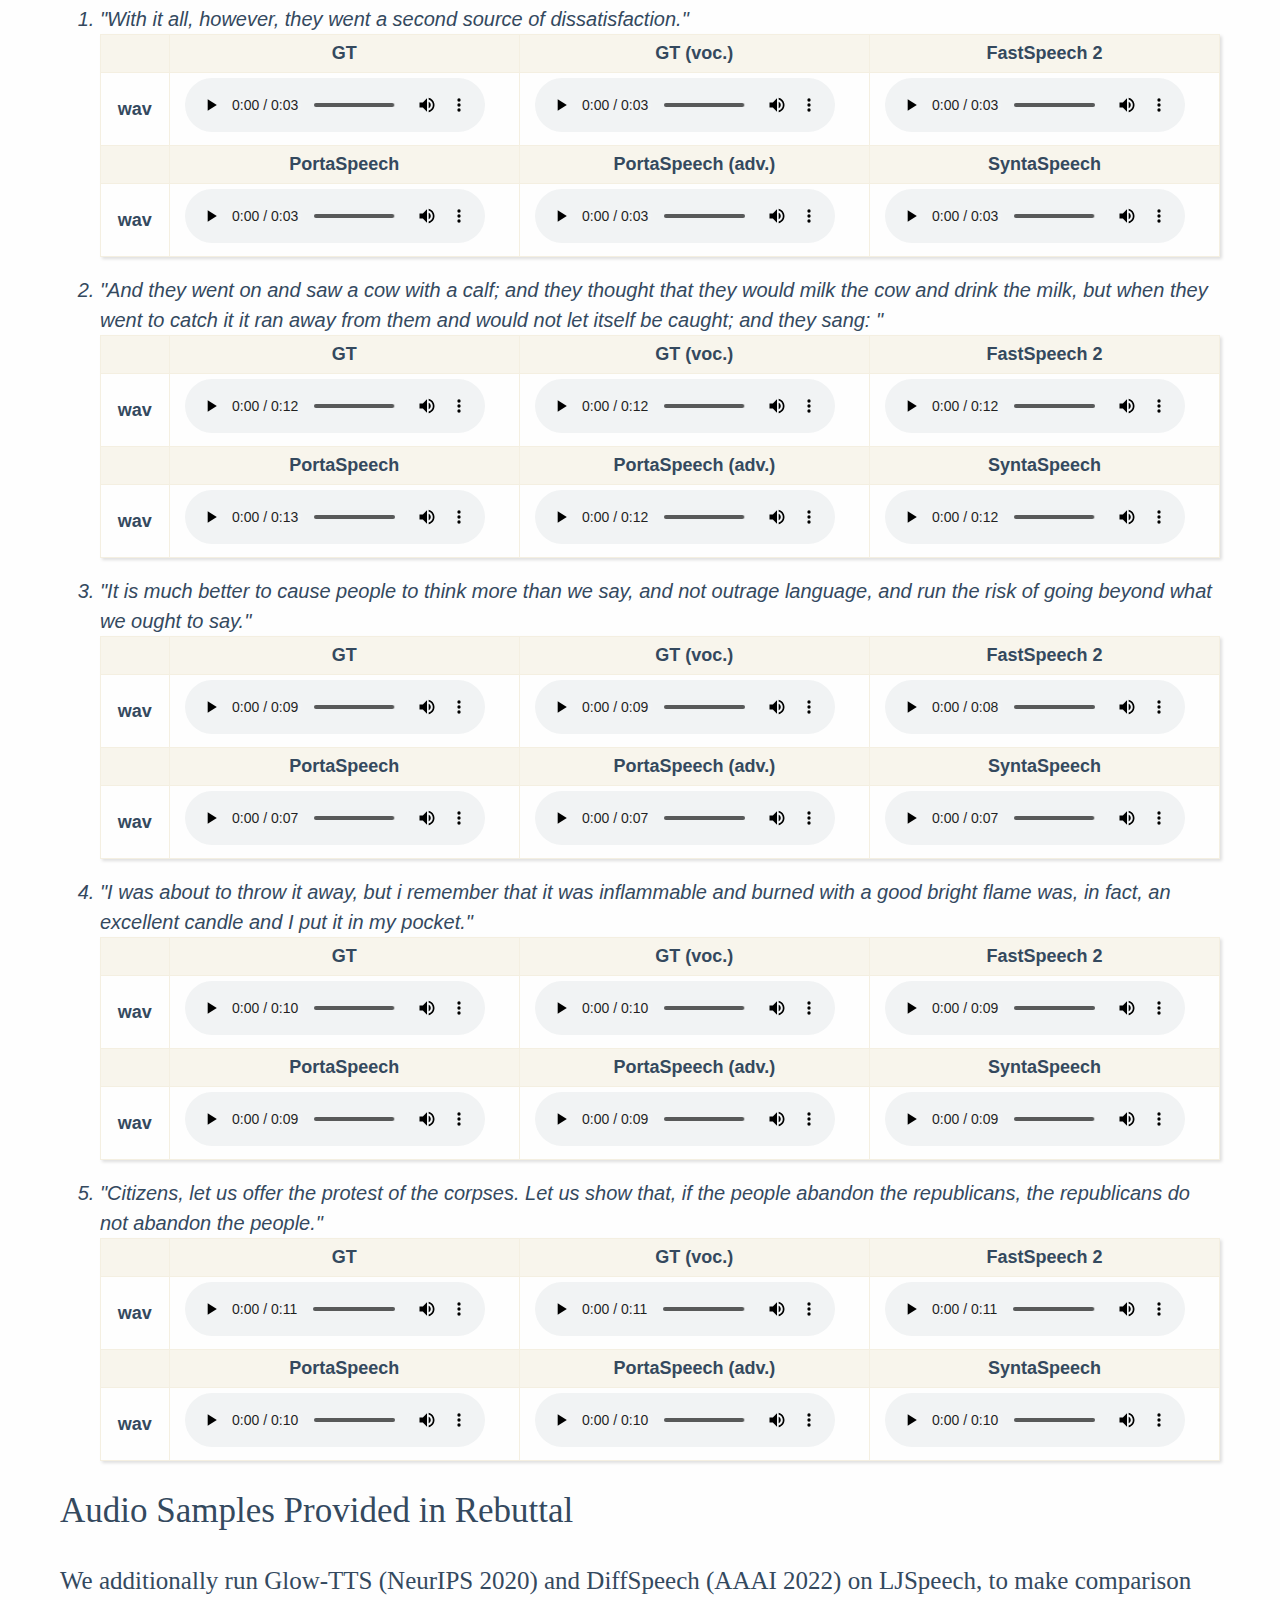
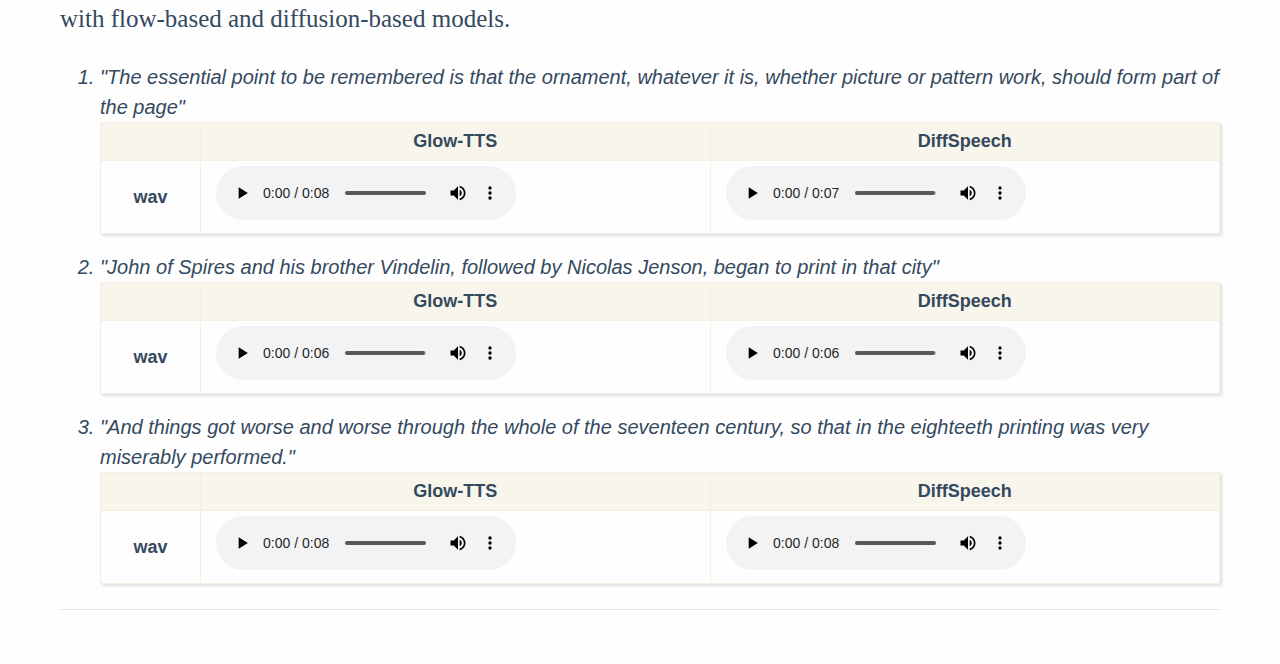
<file: syntaspeech/index.html>
<!DOCTYPE html>
<html lang="en">
  <head><meta charset="UTF-8"/>
<meta http-equiv="X-UA-Compatible" content="IE=edge" />
<meta name="viewport" content="width=device-width, initial-scale=1, maximum-scale=1"/>


<meta http-equiv="Cache-Control" content="no-transform" />
<meta http-equiv="Cache-Control" content="no-siteapp" />

<meta name="theme-color" content="#f8f5ec" />
<meta name="msapplication-navbutton-color" content="#f8f5ec">
<meta name="apple-mobile-web-app-capable" content="yes">
<meta name="apple-mobile-web-app-status-bar-style" content="#f8f5ec">

<meta name="description" content="SyntaSpeech: Syntax-Aware Generative Adversarial Text-to-Speech"/><link rel="alternate" href="/default" title="SyntaSpeech" ><link rel="shortcut icon" type="image/x-icon" href="/favicon.ico?v=2.11.1" />
<link rel="canonical" href="http://yoursite.com/syntaspeech/"/>

<link rel="stylesheet" type="text/css" href="/lib/fancybox/jquery.fancybox.css" />
<link rel="stylesheet" type="text/css" href="/css/style.css?v=2.11.1" />

<script>
  window.config = {"leancloud":{"app_id":null,"app_key":null},"toc":true,"fancybox":true,"pjax":"","latex":false};
</script>

    <title>SyntaSpeech: Syntax-Aware Generative Adversarial Text-to-Speech - SyntaSpeech</title>
  <meta name="generator" content="Hexo 6.0.0"></head>

  <body><div id="mobile-navbar" class="mobile-navbar">
  <div class="mobile-header-logo">
    <a href="/." class="logo">SyntaSpeech</a>
  </div>
  <div class="mobile-navbar-icon">
    <span></span>
    <span></span>
    <span></span>
  </div>
</div>

<nav id="mobile-menu" class="mobile-menu slideout-menu">
  <ul class="mobile-menu-list"><a href="/">
        <li class="mobile-menu-item">Home
          </li>
      </a></ul>
</nav>
<div class="container" id="mobile-panel">
      <header id="header" class="header"></header>

      <main id="main" class="main">
        <div class="content-wrapper">
          <div id="content" class="content"><article class="post">
    <header class="post-header">
      <h1 class="post-title">SyntaSpeech: Syntax-Aware Generative Adversarial Text-to-Speech
        </h1>

      <div class="post-meta"></div>
    </header>

    <div class="post-toc" id="post-toc">
    <h2 class="post-toc-title">Contents</h2>
    <div class="post-toc-content">
      <ol class="toc"><li class="toc-item toc-level-1"><a class="toc-link" href="#Code-Released"><span class="toc-text">Code Released:</span></a></li><li class="toc-item toc-level-1"><a class="toc-link" href="#Abstract"><span class="toc-text">Abstract</span></a></li><li class="toc-item toc-level-1"><a class="toc-link" href="#Audio-Samples"><span class="toc-text">Audio Samples</span></a><ol class="toc-child"><li class="toc-item toc-level-2"><a class="toc-link" href="#LJSpeech-English-single-speaker"><span class="toc-text">LJSpeech (English, single-speaker)</span></a></li><li class="toc-item toc-level-2"><a class="toc-link" href="#BiaoBei-Mandarin-single-speaker"><span class="toc-text">BiaoBei (Mandarin, single-speaker)</span></a></li><li class="toc-item toc-level-2"><a class="toc-link" href="#LibriTTS-English-multi-speaker"><span class="toc-text">LibriTTS (English, multi-speaker)</span></a></li></ol></li><li class="toc-item toc-level-1"><a class="toc-link" href="#Audio-Samples-Provided-in-Rebuttal"><span class="toc-text">Audio Samples Provided in Rebuttal</span></a><ol class="toc-child"><li class="toc-item toc-level-3"><a class="toc-link" href="#We-additionally-run-Glow-TTS-NeurIPS-2020-and-DiffSpeech-AAAI-2022-on-LJSpeech-to-make-comparison-with-flow-based-and-diffusion-based-models"><span class="toc-text">We additionally run Glow-TTS (NeurIPS 2020) and DiffSpeech (AAAI 2022) on LJSpeech, to make comparison with flow-based and diffusion-based models.</span></a></li><li class="toc-item toc-level-3"><a class="toc-link"><span class="toc-text"></span></a></li></ol></li></ol></li></ol>
    </div>
  </div><div class="post-content"><h1 id="Code-Released"><a href="#Code-Released" class="headerlink" title="Code Released:"></a>Code Released:</h1><p>We release our code at <a target="_blank" rel="noopener" href="https://github.com/yerfor/SyntaSpeech">yerfor/SyntaSpeech</a>.</p>
<h1 id="Abstract"><a href="#Abstract" class="headerlink" title="Abstract"></a>Abstract</h1><p>The recent progress in non-autoregressive text-to-speech (NAR-TTS) has made fast and high-quality speech synthesis possible. However, current NAR-TTS models usually use phoneme sequence as input and thus cannot understand the tree-structured syntactic information of the input sequence, which hurts the prosody modeling. To this end, we propose SyntaSpeech, a syntax-aware and light-weight NAR-TTS model, which integrates tree-structured syntactic information into the prosody modeling modules in PortaSpeech. Specifically, 1) We build a syntactic graph based on the dependency tree of the input sentence, then process the text encoding with a syntactic graph encoder to extract the syntactic information. 2) We incorporate the extracted syntactic encoding with PortaSpeech to improve the prosody prediction. 3) We introduce a multi-length discriminator to replace the flow-based post-net in PortaSpeech, which simplifies the training pipeline and improves the inference speed, while keeping the naturalness of the generated audio. Experiments on three datasets not only show that the tree-structured syntactic information grants SyntaSpeech the ability to synthesize better audio with expressive prosody, but also demonstrate the generalization ability of SyntaSpeech to adapt to multiple languages and multi-speaker text-to-speech. Ablation studies demonstrate the necessity of each component in SyntaSpeech.</p>
<p><img align="center" src="/syntaspeech/arch.png" style="  display: block;
  margin-left: auto;
  margin-right: auto;
  width: 80%;"></p>
<h1 id="Audio-Samples"><a href="#Audio-Samples" class="headerlink" title="Audio Samples"></a>Audio Samples</h1><p>We provide the audio samples generated by the TTS systems of three datasets, including <strong>LJSpeech</strong> (a single-speaker English dataset), <strong>BiaoBei</strong> (a single-speaker Chinese dataset), and <strong>LibriTTS</strong> (a multi-speaker English dataset).</p>
<h2 id="LJSpeech-English-single-speaker"><a href="#LJSpeech-English-single-speaker" class="headerlink" title="LJSpeech (English, single-speaker)"></a>LJSpeech (English, single-speaker)</h2><ol>
<li style="text-align: left;font-size: 20px; font-style: italic">"The essential point to be remembered is that the ornament, whatever it is, whether picture or pattern work, should form part of the page"</li> 
<table style="width: 100%;">
    <thead>
    <tr>
        <th></th>
        <th align="center">GT</th>
        <th align="center">GT (voc.)</th>
        <th align="center">FastSpeech 2</th>
    </tr>
    </thead>
    <tbody>
    <tr>
        <th scope="row">wav</th>
        <td><audio controls><source src="syntaspeech/audio/lj/GT/1.wav" type="audio/wav"></audio></td>
        <td><audio controls><source src="syntaspeech/audio/lj/GT (voc.)/1.wav" type="audio/wav"></audio></td>
        <td><audio controls><source src="syntaspeech/audio/lj/FastSpeech 2/1.wav" type="audio/wav"></audio></td>
    </tr>
</tbody>
    <thead>
    <tr>
        <th></th>
        <th align="center">PortaSpeech</th>
        <th align="center">PortaSpeech (adv.)</th>
        <th align="center">SyntaSpeech</th>
    </tr>
    </thead>
    <tbody>
    <tr>
        <th scope="row">wav</th>
        <td><audio controls><source src="syntaspeech/audio/lj/PortaSpeech/1.wav" type="audio/wav"></audio></td>
        <td><audio controls><source src="syntaspeech/audio/lj/PortaSpeech (adv.)/1.wav" type="audio/wav"></audio></td>
        <td><audio controls><source src="syntaspeech/audio/lj/SyntaSpeech/1.wav" type="audio/wav"></audio></td>
    </tr>
</tbody>
</table>
<p></p>
  <li style="text-align: left;font-size: 20px; font-style: italic">"John of Spires and his brother Vindelin, followed by Nicolas Jenson, began to print in that city"</li> 
<table style="width: 100%;">
    <thead>
    <tr>
        <th></th>
        <th align="center">GT</th>
        <th align="center">GT (voc.)</th>
        <th align="center">FastSpeech 2</th>
    </tr>
    </thead>
    <tbody>
    <tr>
        <th scope="row">wav</th>
        <td><audio controls><source src="syntaspeech/audio/lj/GT/2.wav" type="audio/wav"></audio></td>
        <td><audio controls><source src="syntaspeech/audio/lj/GT (voc.)/2.wav" type="audio/wav"></audio></td>
        <td><audio controls><source src="syntaspeech/audio/lj/FastSpeech 2/2.wav" type="audio/wav"></audio></td>
    </tr>
</tbody>
    <thead>
    <tr>
        <th></th>
        <th align="center">PortaSpeech</th>
        <th align="center">PortaSpeech (adv.)</th>
        <th align="center">SyntaSpeech</th>
    </tr>
    </thead>
    <tbody>
    <tr>
        <th scope="row">wav</th>
        <td><audio controls><source src="syntaspeech/audio/lj/PortaSpeech/2.wav" type="audio/wav"></audio></td>
        <td><audio controls><source src="syntaspeech/audio/lj/PortaSpeech (adv.)/2.wav" type="audio/wav"></audio></td>
        <td><audio controls><source src="syntaspeech/audio/lj/SyntaSpeech/2.wav" type="audio/wav"></audio></td>
    </tr>
</tbody>
</table>
<p></p>
  <li style="text-align: left;font-size: 20px; font-style: italic">"And things got worse and worse through the whole of the seventeen century, so that in the eighteeth printing was very miserably performed."</li> 
<table style="width: 100%;">
    <thead>
    <tr>
        <th></th>
        <th align="center">GT</th>
        <th align="center">GT (voc.)</th>
        <th align="center">FastSpeech 2</th>
    </tr>
    </thead>
    <tbody>
    <tr>
        <th scope="row">wav</th>
        <td><audio controls><source src="syntaspeech/audio/lj/GT/3.wav" type="audio/wav"></audio></td>
        <td><audio controls><source src="syntaspeech/audio/lj/GT (voc.)/3.wav" type="audio/wav"></audio></td>
        <td><audio controls><source src="syntaspeech/audio/lj/FastSpeech 2/3.wav" type="audio/wav"></audio></td>
    </tr>
</tbody>
    <thead>
    <tr>
        <th></th>
        <th align="center">PortaSpeech</th>
        <th align="center">PortaSpeech (adv.)</th>
        <th align="center">SyntaSpeech</th>
    </tr>
    </thead>
    <tbody>
    <tr>
        <th scope="row">wav</th>
        <td><audio controls><source src="syntaspeech/audio/lj/PortaSpeech/3.wav" type="audio/wav"></audio></td>
        <td><audio controls><source src="syntaspeech/audio/lj/PortaSpeech (adv.)/3.wav" type="audio/wav"></audio></td>
        <td><audio controls><source src="syntaspeech/audio/lj/SyntaSpeech/3.wav" type="audio/wav"></audio></td>
    </tr>
</tbody>
</table>
</ol>



<h2 id="BiaoBei-Mandarin-single-speaker"><a href="#BiaoBei-Mandarin-single-speaker" class="headerlink" title="BiaoBei (Mandarin, single-speaker)"></a>BiaoBei (Mandarin, single-speaker)</h2><ol>      
  <li>
    <ruby style="text-align: center;font-size: 24px;">老<rt>lǎo</rt></ruby>
    <ruby style="text-align: center;font-size: 24px;">虎<rt>hǔ</rt></ruby>
      <ruby style="text-align: center;font-size: 24px;">幼<rt>yòu</rt></ruby>
      <ruby style="text-align: center;font-size: 24px;">崽<rt>zǎi</rt></ruby>
    <ruby style="text-align: center;font-size: 24px;">与<rt>yǔ</rt></ruby>
    <ruby style="text-align: center;font-size: 24px;">宠<rt>chǒng</rt></ruby>
    <ruby style="text-align: center;font-size: 24px;">物<rt>wù</rt></ruby>
    <ruby style="text-align: center;font-size: 24px;">犬<rt>quǎn</rt></ruby>
    <ruby style="text-align: center;font-size: 24px;">玩<rt>wán</rt></ruby>
    <ruby style="text-align: center;font-size: 24px;">耍<rt>shuǎ</rt></ruby>
  </li> 
<table style="width: 100%;">
    <thead>
    <tr>
        <th></th>
        <th align="center">GT</th>
        <th align="center">GT (voc.)</th>
        <th align="center">FastSpeech 2</th>
    </tr>
    </thead>
    <tbody>
    <tr>
        <th scope="row">wav</th>
        <td><audio controls><source src="syntaspeech/audio/biaobei/GT/1.wav" type="audio/wav"></audio></td>
        <td><audio controls><source src="syntaspeech/audio/biaobei/GT (voc.)/1.wav" type="audio/wav"></audio></td>
        <td><audio controls><source src="syntaspeech/audio/biaobei/FastSpeech 2/1.wav" type="audio/wav"></audio></td>
    </tr>
</tbody>
    <thead>
    <tr>
        <th></th>
        <th align="center">PortaSpeech</th>
        <th align="center">PortaSpeech (adv.)</th>
        <th align="center">SyntaSpeech</th>
    </tr>
    </thead>
    <tbody>
    <tr>
        <th scope="row">wav</th>
        <td><audio controls><source src="syntaspeech/audio/biaobei/PortaSpeech/1.wav" type="audio/wav"></audio></td>
        <td><audio controls><source src="syntaspeech/audio/biaobei/PortaSpeech (adv.)/1.wav" type="audio/wav"></audio></td>
        <td><audio controls><source src="syntaspeech/audio/biaobei/SyntaSpeech/1.wav" type="audio/wav"></audio></td>
    </tr>
</tbody>
</table>  
<p></p>
<li>
    <ruby style="text-align: center;font-size: 24px;">嫂<rt>sǎo</rt></ruby>
    <ruby style="text-align: center;font-size: 24px;">嫂<rt>sǎo</rt></ruby>
      <ruby style="text-align: center;font-size: 24px;">给<rt>gěi</rt></ruby>
      <ruby style="text-align: center;font-size: 24px;">做<rt>zuò</rt></ruby>
    <ruby style="text-align: center;font-size: 24px;">的<rt>dē</rt></ruby>
    <ruby style="text-align: center;font-size: 24px;">莜<rt>yóu</rt></ruby>
    <ruby style="text-align: center;font-size: 24px;">面<rt>miàn</rt></ruby>
    <ruby style="text-align: center;font-size: 24px;">窝<rt>wō</rt></ruby>
    <ruby style="text-align: center;font-size: 24px;">窝<rt>wō</rt></ruby>
    <ruby style="text-align: center;font-size: 24px;">和<rt>hé</rt></ruby>
      <ruby style="text-align: center;font-size: 24px;">羊<rt>yáng</rt></ruby>
      <ruby style="text-align: center;font-size: 24px;">肉<rt>ròu</rt></ruby>
      <ruby style="text-align: center;font-size: 24px;">炖<rt>dùn</rt></ruby>
      <ruby style="text-align: center;font-size: 24px;">山<rt>shān</rt></ruby>
      <ruby style="text-align: center;font-size: 24px;">药<rt>yào</rt></ruby>
  </li> 
<table style="width: 100%;">
    <thead>
    <tr>
        <th></th>
        <th align="center">GT</th>
        <th align="center">GT (voc.)</th>
        <th align="center">FastSpeech 2</th>
    </tr>
    </thead>
    <tbody>
    <tr>
        <th scope="row">wav</th>
        <td><audio controls><source src="syntaspeech/audio/biaobei/GT/2.wav" type="audio/wav"></audio></td>
        <td><audio controls><source src="syntaspeech/audio/biaobei/GT (voc.)/2.wav" type="audio/wav"></audio></td>
        <td><audio controls><source src="syntaspeech/audio/biaobei/FastSpeech 2/2.wav" type="audio/wav"></audio></td>
    </tr>
</tbody>
    <thead>
    <tr>
        <th></th>
        <th align="center">PortaSpeech</th>
        <th align="center">PortaSpeech (adv.)</th>
        <th align="center">SyntaSpeech</th>
    </tr>
    </thead>
    <tbody>
    <tr>
        <th scope="row">wav</th>
        <td><audio controls><source src="syntaspeech/audio/biaobei/PortaSpeech/2.wav" type="audio/wav"></audio></td>
        <td><audio controls><source src="syntaspeech/audio/biaobei/PortaSpeech (adv.)/2.wav" type="audio/wav"></audio></td>
        <td><audio controls><source src="syntaspeech/audio/biaobei/SyntaSpeech/2.wav" type="audio/wav"></audio></td>
    </tr>
</tbody>
</table>
<p></p>
<li> 
    <ruby style="text-align: center;font-size: 24px;">问<rt>wèn</rt></ruby>
    <ruby style="text-align: center;font-size: 24px;">题<rt>tí</rt></ruby>
      <ruby style="text-align: center;font-size: 24px;">牛<rt>niú</rt></ruby>
      <ruby style="text-align: center;font-size: 24px;">肉<rt>ròu</rt></ruby>
    <ruby style="text-align: center;font-size: 24px;">据<rt>jù</rt></ruby>
    <ruby style="text-align: center;font-size: 24px;">信<rt>xìn</rt></ruby>
    <ruby style="text-align: center;font-size: 24px;">源<rt>yuán</rt></ruby>
    <ruby style="text-align: center;font-size: 24px;">自<rt>zì</rt></ruby>
    <ruby style="text-align: center;font-size: 24px;">一<rt>yī</rt></ruby>
      <ruby style="text-align: center;font-size: 24px;">家<rt>jiā</rt></ruby>
      <ruby style="text-align: center;font-size: 24px;">罗<rt>luó</rt></ruby>
      <ruby style="text-align: center;font-size: 24px;">马<rt>mǎ</rt></ruby>
      <ruby style="text-align: center;font-size: 24px;">尼<rt>ní</rt></ruby>
      <ruby style="text-align: center;font-size: 24px;">亚<rt>yà</rt></ruby>
      <ruby style="text-align: center;font-size: 24px;">屠<rt>tú</rt></ruby>
      <ruby style="text-align: center;font-size: 24px;">宰<rt>zǎi</rt></ruby>
      <ruby style="text-align: center;font-size: 24px;">场<rt>chǎng</rt></ruby>
  </li> 
<table style="width: 100%;">
    <thead>
    <tr>
        <th></th>
        <th align="center">GT</th>
        <th align="center">GT (voc.)</th>
        <th align="center">FastSpeech 2</th>
    </tr>
    </thead>
    <tbody>
    <tr>
        <th scope="row">wav</th>
        <td><audio controls><source src="syntaspeech/audio/biaobei/GT/3.wav" type="audio/wav"></audio></td>
        <td><audio controls><source src="syntaspeech/audio/biaobei/GT (voc.)/3.wav" type="audio/wav"></audio></td>
        <td><audio controls><source src="syntaspeech/audio/biaobei/FastSpeech 2/3.wav" type="audio/wav"></audio></td>
    </tr>
</tbody>
    <thead>
    <tr>
        <th></th>
        <th align="center">PortaSpeech</th>
        <th align="center">PortaSpeech (adv.)</th>
        <th align="center">SyntaSpeech</th>
    </tr>
    </thead>
    <tbody>
    <tr>
        <th scope="row">wav</th>
        <td><audio controls><source src="syntaspeech/audio/biaobei/PortaSpeech/3.wav" type="audio/wav"></audio></td>
        <td><audio controls><source src="syntaspeech/audio/biaobei/PortaSpeech (adv.)/3.wav" type="audio/wav"></audio></td>
        <td><audio controls><source src="syntaspeech/audio/biaobei/SyntaSpeech/3.wav" type="audio/wav"></audio></td>
    </tr>
</tbody>
</table>
</ol>


<h2 id="LibriTTS-English-multi-speaker"><a href="#LibriTTS-English-multi-speaker" class="headerlink" title="LibriTTS (English, multi-speaker)"></a>LibriTTS (English, multi-speaker)</h2><ol>
<li style="text-align: left;font-size: 20px; font-style: italic">"With it all, however, they went a second source of dissatisfaction."</li> 
<table style="width: 100%;">
    <thead>
    <tr>
        <th></th>
        <th align="center">GT</th>
        <th align="center">GT (voc.)</th>
        <th align="center">FastSpeech 2</th>
    </tr>
    </thead>
    <tbody>
    <tr>
        <th scope="row">wav</th>
        <td><audio controls><source src="syntaspeech/audio/libri/GT/1.wav" type="audio/wav"></audio></td>
        <td><audio controls><source src="syntaspeech/audio/libri/GT (voc.)/1.wav" type="audio/wav"></audio></td>
        <td><audio controls><source src="syntaspeech/audio/libri/FastSpeech 2/1.wav" type="audio/wav"></audio></td>
    </tr>
</tbody>
    <thead>
    <tr>
        <th></th>
        <th align="center">PortaSpeech</th>
        <th align="center">PortaSpeech (adv.)</th>
        <th align="center">SyntaSpeech</th>
    </tr>
    </thead>
    <tbody>
    <tr>
        <th scope="row">wav</th>
        <td><audio controls><source src="syntaspeech/audio/libri/PortaSpeech/1.wav" type="audio/wav"></audio></td>
        <td><audio controls><source src="syntaspeech/audio/libri/PortaSpeech (adv.)/1.wav" type="audio/wav"></audio></td>
        <td><audio controls><source src="syntaspeech/audio/libri/SyntaSpeech/1.wav" type="audio/wav"></audio></td>
    </tr>
</tbody>
</table>
<p></p>
  <li style="text-align: left;font-size: 20px; font-style: italic">"And they went on and saw a cow with a calf; and they thought that they would milk the cow and drink the milk, but when they went to catch it it ran away from them and would not let itself be caught; and they sang: "</li> 
<table style="width: 100%;">
    <thead>
    <tr>
        <th></th>
        <th align="center">GT</th>
        <th align="center">GT (voc.)</th>
        <th align="center">FastSpeech 2</th>
    </tr>
    </thead>
    <tbody>
    <tr>
        <th scope="row">wav</th>
        <td><audio controls><source src="syntaspeech/audio/libri/GT/2.wav" type="audio/wav"></audio></td>
        <td><audio controls><source src="syntaspeech/audio/libri/GT (voc.)/2.wav" type="audio/wav"></audio></td>
        <td><audio controls><source src="syntaspeech/audio/libri/FastSpeech 2/2.wav" type="audio/wav"></audio></td>
    </tr>
</tbody>
    <thead>
    <tr>
        <th></th>
        <th align="center">PortaSpeech</th>
        <th align="center">PortaSpeech (adv.)</th>
        <th align="center">SyntaSpeech</th>
    </tr>
    </thead>
    <tbody>
    <tr>
        <th scope="row">wav</th>
        <td><audio controls><source src="syntaspeech/audio/libri/PortaSpeech/2.wav" type="audio/wav"></audio></td>
        <td><audio controls><source src="syntaspeech/audio/libri/PortaSpeech (adv.)/2.wav" type="audio/wav"></audio></td>
        <td><audio controls><source src="syntaspeech/audio/libri/SyntaSpeech/2.wav" type="audio/wav"></audio></td>
    </tr>
</tbody>
</table>
<p></p>
  <li style="text-align: left;font-size: 20px; font-style: italic">"It is much better to cause people to think more than we say, and not outrage language, and run the risk of going beyond what we ought to say."</li> 
<table style="width: 100%;">
    <thead>
    <tr>
        <th></th>
        <th align="center">GT</th>
        <th align="center">GT (voc.)</th>
        <th align="center">FastSpeech 2</th>
    </tr>
    </thead>
    <tbody>
    <tr>
        <th scope="row">wav</th>
        <td><audio controls><source src="syntaspeech/audio/libri/GT/3.wav" type="audio/wav"></audio></td>
        <td><audio controls><source src="syntaspeech/audio/libri/GT (voc.)/3.wav" type="audio/wav"></audio></td>
        <td><audio controls><source src="syntaspeech/audio/libri/FastSpeech 2/3.wav" type="audio/wav"></audio></td>
    </tr>
</tbody>
    <thead>
    <tr>
        <th></th>
        <th align="center">PortaSpeech</th>
        <th align="center">PortaSpeech (adv.)</th>
        <th align="center">SyntaSpeech</th>
    </tr>
    </thead>
    <tbody>
    <tr>
        <th scope="row">wav</th>
        <td><audio controls><source src="syntaspeech/audio/libri/PortaSpeech/3.wav" type="audio/wav"></audio></td>
        <td><audio controls><source src="syntaspeech/audio/libri/PortaSpeech (adv.)/3.wav" type="audio/wav"></audio></td>
        <td><audio controls><source src="syntaspeech/audio/libri/SyntaSpeech/3.wav" type="audio/wav"></audio></td>
    </tr>
</tbody>
</table>
<p></p>
  <li style="text-align: left;font-size: 20px; font-style: italic">"I was about to throw it away, but i remember that it was inflammable and burned with a good bright flame was, in fact, an excellent candle and I put it in my pocket."</li> 
<table style="width: 100%;">
    <thead>
    <tr>
        <th></th>
        <th align="center">GT</th>
        <th align="center">GT (voc.)</th>
        <th align="center">FastSpeech 2</th>
    </tr>
    </thead>
    <tbody>
    <tr>
        <th scope="row">wav</th>
        <td><audio controls><source src="syntaspeech/audio/libri/GT/4.wav" type="audio/wav"></audio></td>
        <td><audio controls><source src="syntaspeech/audio/libri/GT (voc.)/4.wav" type="audio/wav"></audio></td>
        <td><audio controls><source src="syntaspeech/audio/libri/FastSpeech 2/4.wav" type="audio/wav"></audio></td>
    </tr>
</tbody>
    <thead>
    <tr>
        <th></th>
        <th align="center">PortaSpeech</th>
        <th align="center">PortaSpeech (adv.)</th>
        <th align="center">SyntaSpeech</th>
    </tr>
    </thead>
    <tbody>
    <tr>
        <th scope="row">wav</th>
        <td><audio controls><source src="syntaspeech/audio/libri/PortaSpeech/4.wav" type="audio/wav"></audio></td>
        <td><audio controls><source src="syntaspeech/audio/libri/PortaSpeech (adv.)/4.wav" type="audio/wav"></audio></td>
        <td><audio controls><source src="syntaspeech/audio/libri/SyntaSpeech/4.wav" type="audio/wav"></audio></td>
    </tr>
</tbody>
</table>
<p></p>
  <li style="text-align: left;font-size: 20px; font-style: italic">"Citizens, let us offer the protest of the corpses. Let us show that, if the people abandon the republicans, the republicans do not abandon the people."</li> 
<table style="width: 100%;">
    <thead>
    <tr>
        <th></th>
        <th align="center">GT</th>
        <th align="center">GT (voc.)</th>
        <th align="center">FastSpeech 2</th>
    </tr>
    </thead>
    <tbody>
    <tr>
        <th scope="row">wav</th>
        <td><audio controls><source src="syntaspeech/audio/libri/GT/5.wav" type="audio/wav"></audio></td>
        <td><audio controls><source src="syntaspeech/audio/libri/GT (voc.)/5.wav" type="audio/wav"></audio></td>
        <td><audio controls><source src="syntaspeech/audio/libri/FastSpeech 2/5.wav" type="audio/wav"></audio></td>
    </tr>
</tbody>
    <thead>
    <tr>
        <th></th>
        <th align="center">PortaSpeech</th>
        <th align="center">PortaSpeech (adv.)</th>
        <th align="center">SyntaSpeech</th>
    </tr>
    </thead>
    <tbody>
    <tr>
        <th scope="row">wav</th>
        <td><audio controls><source src="syntaspeech/audio/libri/PortaSpeech/5.wav" type="audio/wav"></audio></td>
        <td><audio controls><source src="syntaspeech/audio/libri/PortaSpeech (adv.)/5.wav" type="audio/wav"></audio></td>
        <td><audio controls><source src="syntaspeech/audio/libri/SyntaSpeech/5.wav" type="audio/wav"></audio></td>
    </tr>
</tbody>
</table>
</ol>


<h1 id="Audio-Samples-Provided-in-Rebuttal"><a href="#Audio-Samples-Provided-in-Rebuttal" class="headerlink" title="Audio Samples Provided in Rebuttal"></a>Audio Samples Provided in Rebuttal</h1><h3 id="We-additionally-run-Glow-TTS-NeurIPS-2020-and-DiffSpeech-AAAI-2022-on-LJSpeech-to-make-comparison-with-flow-based-and-diffusion-based-models"><a href="#We-additionally-run-Glow-TTS-NeurIPS-2020-and-DiffSpeech-AAAI-2022-on-LJSpeech-to-make-comparison-with-flow-based-and-diffusion-based-models" class="headerlink" title="We additionally run Glow-TTS (NeurIPS 2020) and DiffSpeech (AAAI 2022) on LJSpeech, to make comparison with flow-based and diffusion-based models."></a>We additionally run Glow-TTS (NeurIPS 2020) and DiffSpeech (AAAI 2022) on LJSpeech, to make comparison with flow-based and diffusion-based models.</h3><ol>
<li style="text-align: left;font-size: 20px; font-style: italic">"The essential point to be remembered is that the ornament, whatever it is, whether picture or pattern work, should form part of the page"</li> 
<table style="width: 100%;">
    <thead>
    <tr>
        <th></th>
        <th align="center">Glow-TTS</th>
        <th align="center">DiffSpeech</th>
    </tr>
    </thead>
    <tbody>
    <tr>
        <th scope="row">wav</th>
        <td><audio controls><source src="syntaspeech/audio/lj/Glow-TTS/1.wav" type="audio/wav"></audio></td>
        <td><audio controls><source src="syntaspeech/audio/lj/DiffSpeech/1.wav" type="audio/wav"></audio></td>
    </tr>
</tbody>
</table>
<p></p>
  <li style="text-align: left;font-size: 20px; font-style: italic">"John of Spires and his brother Vindelin, followed by Nicolas Jenson, began to print in that city"</li> 
<table style="width: 100%;">
    <thead>
    <tr>
        <th></th>
        <th align="center">Glow-TTS</th>
        <th align="center">DiffSpeech</th>
    </tr>
    </thead>
    <tbody>
    <tr>
        <th scope="row">wav</th>
        <td><audio controls><source src="syntaspeech/audio/lj/Glow-TTS/2.wav" type="audio/wav"></audio></td>
        <td><audio controls><source src="syntaspeech/audio/lj/DiffSpeech/2.wav" type="audio/wav"></audio></td>
    </tr>
  </tbody>
</table>
<p></p>
  <li style="text-align: left;font-size: 20px; font-style: italic">"And things got worse and worse through the whole of the seventeen century, so that in the eighteeth printing was very miserably performed."</li> 
<table style="width: 100%;">
    <thead>
    <tr>
        <th></th>
        <th align="center">Glow-TTS</th>
        <th align="center">DiffSpeech</th>
    </tr>
    </thead>
    <tbody>
    <tr>
        <th scope="row">wav</th>
        <td><audio controls><source src="syntaspeech/audio/lj/Glow-TTS/3.wav" type="audio/wav"></audio></td>
        <td><audio controls><source src="syntaspeech/audio/lj/DiffSpeech/3.wav" type="audio/wav"></audio></td>
    </tr>
</tbody>
</table>
</ol>

<h3 id><a href="#" class="headerlink" title></a></h3>
      </div>
      
      <footer class="post-footer">
        
        <nav class="post-nav"></nav></footer>
    </article></div><div class="comments" id="comments"></div></div>
      </main>

      <footer id="footer" class="footer"></footer>

      <div class="back-to-top" id="back-to-top">
        <i class="iconfont icon-up"></i>
      </div>
    </div><script type="text/javascript" src="/lib/jquery/jquery.min.js"></script>
  <script type="text/javascript" src="/lib/slideout/slideout.js"></script>
  <script type="text/javascript" src="/lib/fancybox/jquery.fancybox.pack.js"></script>
  <script type="text/javascript" src="/js/src/even.js?v=2.11.1"></script>
</body>
</html>
</file>
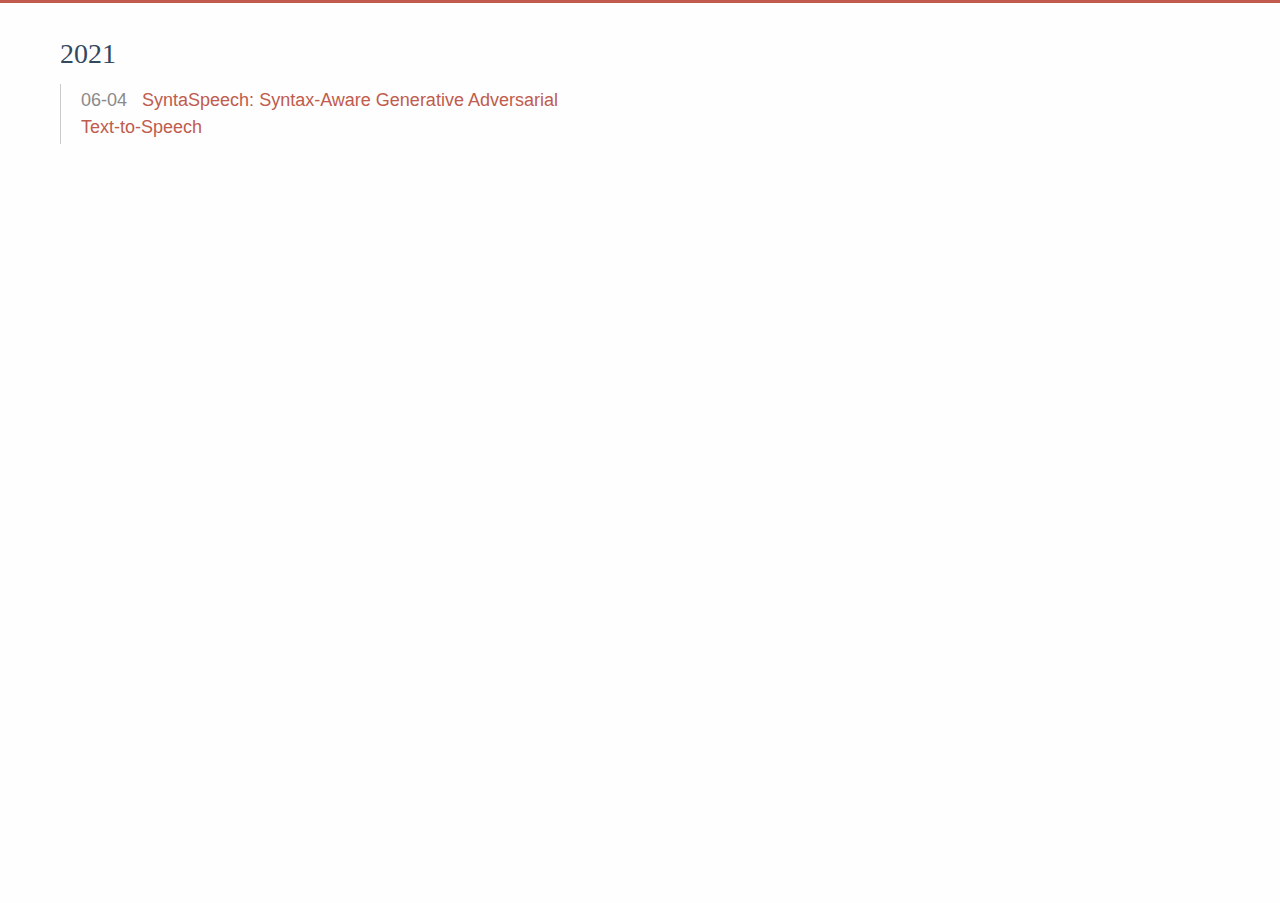
<file: archives/2021/index.html>
<!DOCTYPE html>
<html lang="en">
  <head><meta charset="UTF-8"/>
<meta http-equiv="X-UA-Compatible" content="IE=edge" />
<meta name="viewport" content="width=device-width, initial-scale=1, maximum-scale=1"/>


<meta http-equiv="Cache-Control" content="no-transform" />
<meta http-equiv="Cache-Control" content="no-siteapp" />

<meta name="theme-color" content="#f8f5ec" />
<meta name="msapplication-navbutton-color" content="#f8f5ec">
<meta name="apple-mobile-web-app-capable" content="yes">
<meta name="apple-mobile-web-app-status-bar-style" content="#f8f5ec">

<link rel="alternate" href="/default" title="SyntaSpeech" ><link rel="shortcut icon" type="image/x-icon" href="/favicon.ico?v=2.11.1" />
<link rel="canonical" href="http://yoursite.com/archives/2021/"/>

<link rel="stylesheet" type="text/css" href="/lib/fancybox/jquery.fancybox.css" />
<link rel="stylesheet" type="text/css" href="/css/style.css?v=2.11.1" />

<script>
  window.config = {"leancloud":{"app_id":null,"app_key":null},"toc":true,"fancybox":true,"pjax":"","latex":false};
</script>

    <title>Archives - SyntaSpeech
  </title>
  <meta name="generator" content="Hexo 6.0.0"></head>

  <body><div id="mobile-navbar" class="mobile-navbar">
  <div class="mobile-header-logo">
    <a href="/." class="logo">SyntaSpeech</a>
  </div>
  <div class="mobile-navbar-icon">
    <span></span>
    <span></span>
    <span></span>
  </div>
</div>

<nav id="mobile-menu" class="mobile-menu slideout-menu">
  <ul class="mobile-menu-list"><a href="/">
        <li class="mobile-menu-item">Home
          </li>
      </a></ul>
</nav>
<div class="container" id="mobile-panel">
      <header id="header" class="header"></header>

      <main id="main" class="main">
        <div class="content-wrapper">
          <div id="content" class="content"><section id="archive" class="archive"><div class="archive-title">
          <span class="archive-post-counter">
            1 Post
          </span>
        </div>
      <div class="collection-title">
            <h2 class="archive-year">2021</h2>
          </div>
        <div class="archive-post">
        <span class="archive-post-time">
          06-04
          </span>
        <span class="archive-post-title">
          <a href="/syntaspeech/" class="archive-post-link">
            SyntaSpeech: Syntax-Aware Generative Adversarial Text-to-Speech
          </a>
        </span>
      </div>
    </section><nav class="pagination"></nav></div></div>
      </main>

      <footer id="footer" class="footer"></footer>

      <div class="back-to-top" id="back-to-top">
        <i class="iconfont icon-up"></i>
      </div>
    </div><script type="text/javascript" src="/lib/jquery/jquery.min.js"></script>
  <script type="text/javascript" src="/lib/slideout/slideout.js"></script>
  <script type="text/javascript" src="/lib/fancybox/jquery.fancybox.pack.js"></script>
  <script type="text/javascript" src="/js/src/even.js?v=2.11.1"></script>
</body>
</html>
</file>
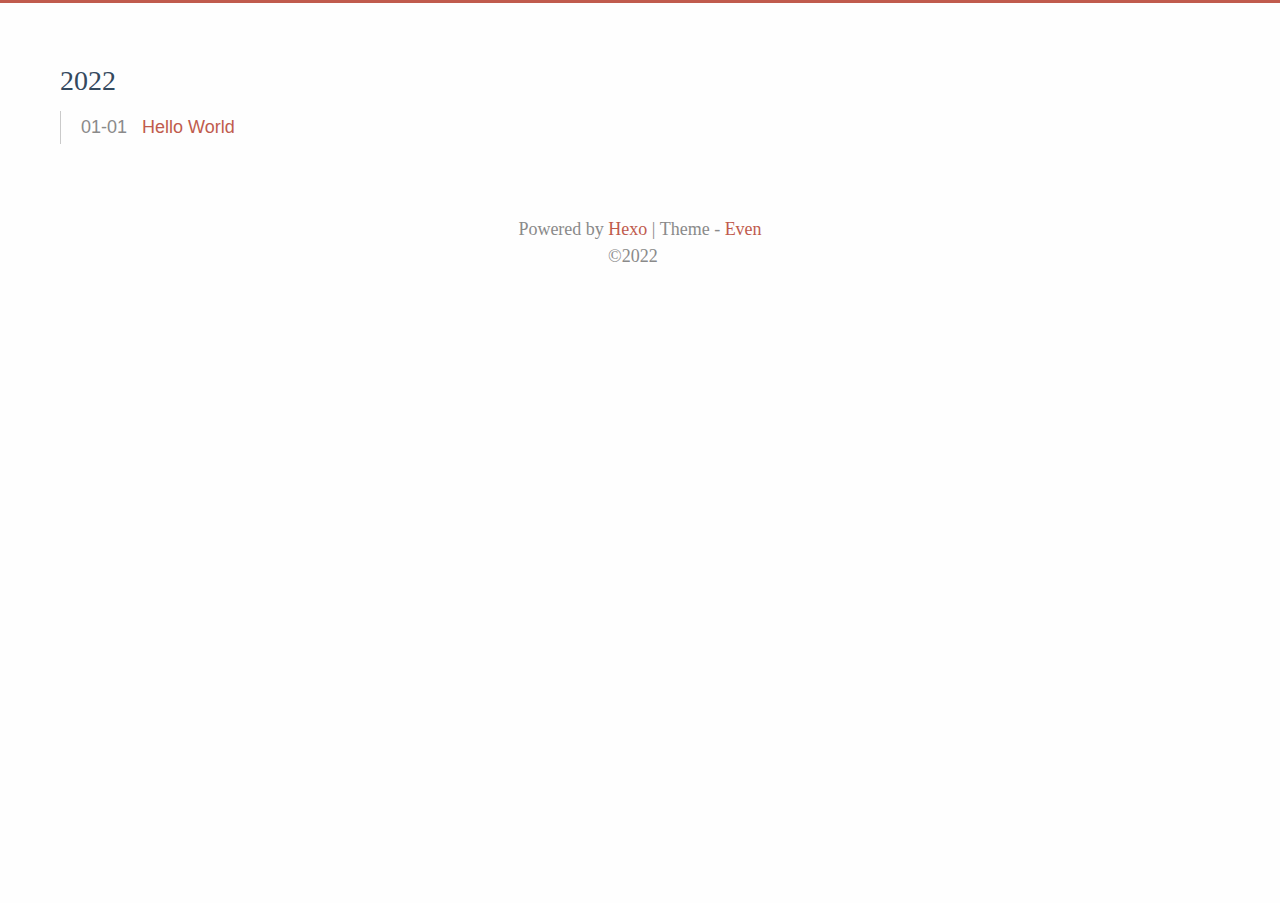
<file: archives/2022/index.html>
<!DOCTYPE html>
<html lang="en">
  <head><meta charset="UTF-8"/>
<meta http-equiv="X-UA-Compatible" content="IE=edge" />
<meta name="viewport" content="width=device-width, initial-scale=1, maximum-scale=1"/>


<meta http-equiv="Cache-Control" content="no-transform" />
<meta http-equiv="Cache-Control" content="no-siteapp" />

<meta name="theme-color" content="#f8f5ec" />
<meta name="msapplication-navbutton-color" content="#f8f5ec">
<meta name="apple-mobile-web-app-capable" content="yes">
<meta name="apple-mobile-web-app-status-bar-style" content="#f8f5ec">

<link rel="alternate" href="/atom.xml" title="SyntaSpeech" type="application/atom+xml">
<link rel="canonical" href="http://yoursite.com/archives/2022/"/>


<link rel="stylesheet" type="text/css" href="/css/style.css?v=" />

<script>
  window.config = {"leancloud":"","toc":"","fancybox":"","pjax":"","latex":""};
</script>

    <title>Archives - SyntaSpeech
  </title>
  <meta name="generator" content="Hexo 6.0.0"></head>

  <body><div id="mobile-navbar" class="mobile-navbar">
  <div class="mobile-header-logo">
    <a href="/." class="logo">SyntaSpeech</a>
  </div>
  <div class="mobile-navbar-icon">
    <span></span>
    <span></span>
    <span></span>
  </div>
</div>

<nav id="mobile-menu" class="mobile-menu slideout-menu">
  <ul class="mobile-menu-list"></ul>
</nav>
<div class="container" id="mobile-panel">
      <header id="header" class="header"><div class="logo-wrapper">
  <a href="/." class="logo">SyntaSpeech</a>
</div>

<nav class="site-navbar"></nav>
</header>

      <main id="main" class="main">
        <div class="content-wrapper">
          <div id="content" class="content"><section id="archive" class="archive"><div class="archive-title">
          <span class="archive-post-counter">
            1 Post
          </span>
        </div>
      <div class="collection-title">
            <h2 class="archive-year">2022</h2>
          </div>
        <div class="archive-post">
        <span class="archive-post-time">
          01-01
          </span>
        <span class="archive-post-title">
          <a href="/2022/01/01/hello-world/" class="archive-post-link">
            Hello World
          </a>
        </span>
      </div>
    </section><nav class="pagination"></nav></div></div>
      </main>

      <footer id="footer" class="footer"><div class="copyright">
  <span class="power-by">
    Powered by <a class="hexo-link" target="_blank" rel="noopener" href="https://hexo.io/">Hexo</a>
  </span>
  <span class="division">|</span>
  <span class="theme-info">
    Theme - 
    <a class="theme-link" target="_blank" rel="noopener" href="https://github.com/ahonn/hexo-theme-even">Even</a>
  </span>

  <span class="copyright-year">&copy;2022<span class="heart">
      <i class="iconfont icon-heart"></i>
    </span>
    <span class="author"></span>
  </span>
</div>
</footer>

      <div class="back-to-top" id="back-to-top">
        <i class="iconfont icon-up"></i>
      </div>
    </div><script type="text/javascript" src="/lib/jquery/jquery.min.js"></script>
  <script type="text/javascript" src="/lib/slideout/slideout.js"></script>
  <script type="text/javascript" src="/js/src/even.js?v="></script>
</body>
</html>
</file>
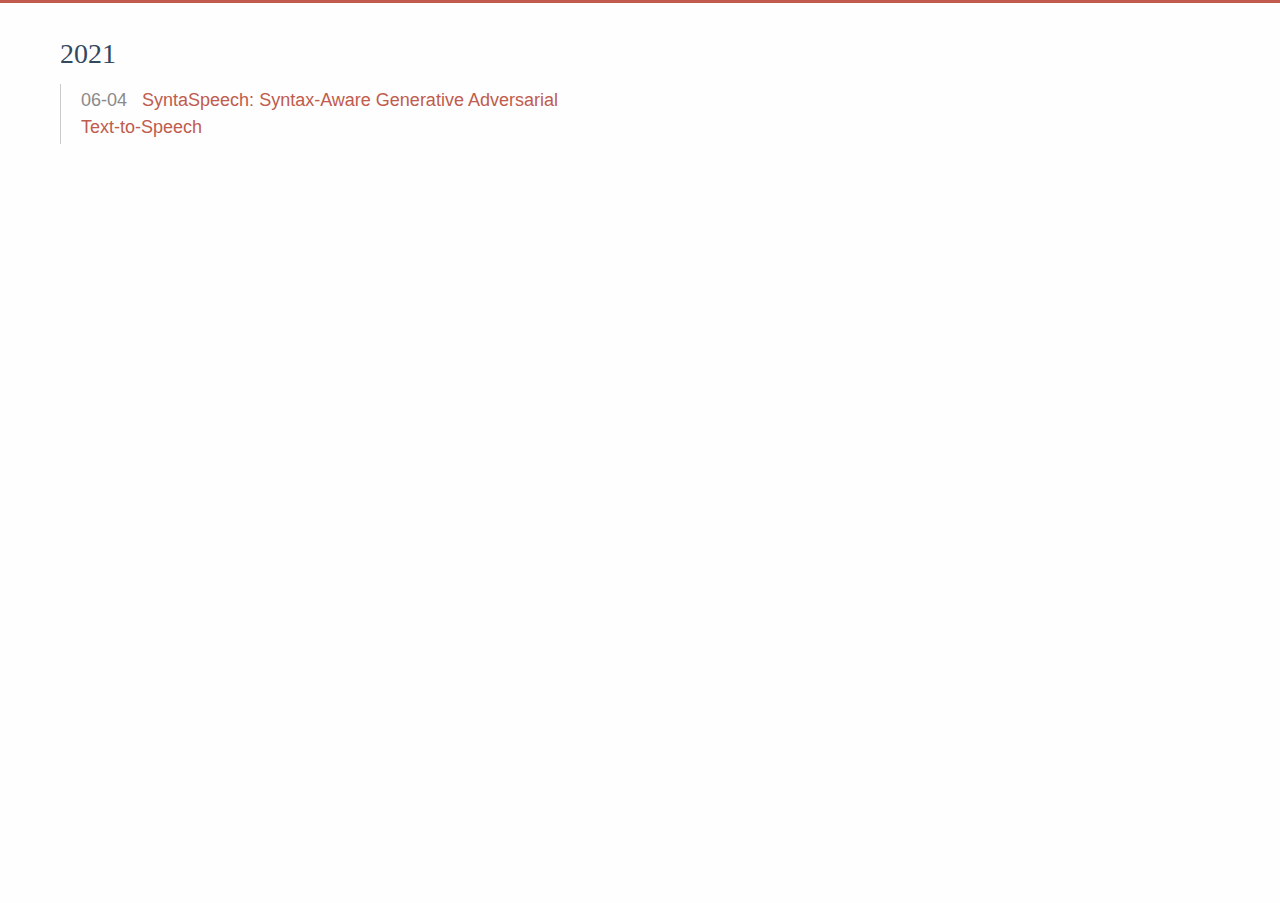
<file: archives/2021/06/index.html>
<!DOCTYPE html>
<html lang="en">
  <head><meta charset="UTF-8"/>
<meta http-equiv="X-UA-Compatible" content="IE=edge" />
<meta name="viewport" content="width=device-width, initial-scale=1, maximum-scale=1"/>


<meta http-equiv="Cache-Control" content="no-transform" />
<meta http-equiv="Cache-Control" content="no-siteapp" />

<meta name="theme-color" content="#f8f5ec" />
<meta name="msapplication-navbutton-color" content="#f8f5ec">
<meta name="apple-mobile-web-app-capable" content="yes">
<meta name="apple-mobile-web-app-status-bar-style" content="#f8f5ec">

<link rel="alternate" href="/default" title="SyntaSpeech" ><link rel="shortcut icon" type="image/x-icon" href="/favicon.ico?v=2.11.1" />
<link rel="canonical" href="http://yoursite.com/archives/2021/06/"/>

<link rel="stylesheet" type="text/css" href="/lib/fancybox/jquery.fancybox.css" />
<link rel="stylesheet" type="text/css" href="/css/style.css?v=2.11.1" />

<script>
  window.config = {"leancloud":{"app_id":null,"app_key":null},"toc":true,"fancybox":true,"pjax":"","latex":false};
</script>

    <title>Archives - SyntaSpeech
  </title>
  <meta name="generator" content="Hexo 6.0.0"></head>

  <body><div id="mobile-navbar" class="mobile-navbar">
  <div class="mobile-header-logo">
    <a href="/." class="logo">SyntaSpeech</a>
  </div>
  <div class="mobile-navbar-icon">
    <span></span>
    <span></span>
    <span></span>
  </div>
</div>

<nav id="mobile-menu" class="mobile-menu slideout-menu">
  <ul class="mobile-menu-list"><a href="/">
        <li class="mobile-menu-item">Home
          </li>
      </a></ul>
</nav>
<div class="container" id="mobile-panel">
      <header id="header" class="header"></header>

      <main id="main" class="main">
        <div class="content-wrapper">
          <div id="content" class="content"><section id="archive" class="archive"><div class="archive-title">
          <span class="archive-post-counter">
            1 Post
          </span>
        </div>
      <div class="collection-title">
            <h2 class="archive-year">2021</h2>
          </div>
        <div class="archive-post">
        <span class="archive-post-time">
          06-04
          </span>
        <span class="archive-post-title">
          <a href="/syntaspeech/" class="archive-post-link">
            SyntaSpeech: Syntax-Aware Generative Adversarial Text-to-Speech
          </a>
        </span>
      </div>
    </section><nav class="pagination"></nav></div></div>
      </main>

      <footer id="footer" class="footer"></footer>

      <div class="back-to-top" id="back-to-top">
        <i class="iconfont icon-up"></i>
      </div>
    </div><script type="text/javascript" src="/lib/jquery/jquery.min.js"></script>
  <script type="text/javascript" src="/lib/slideout/slideout.js"></script>
  <script type="text/javascript" src="/lib/fancybox/jquery.fancybox.pack.js"></script>
  <script type="text/javascript" src="/js/src/even.js?v=2.11.1"></script>
</body>
</html>
</file>
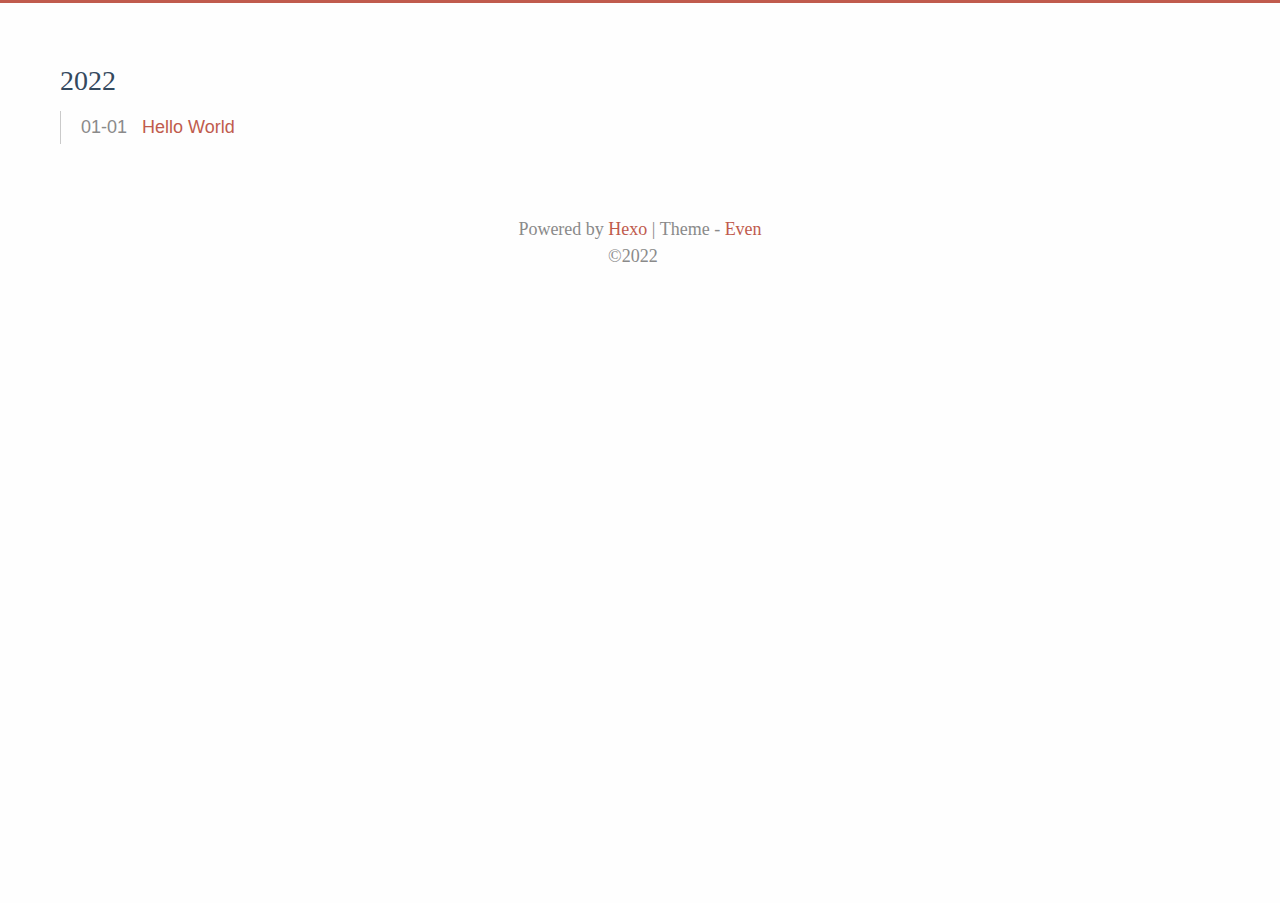
<file: archives/2022/01/index.html>
<!DOCTYPE html>
<html lang="en">
  <head><meta charset="UTF-8"/>
<meta http-equiv="X-UA-Compatible" content="IE=edge" />
<meta name="viewport" content="width=device-width, initial-scale=1, maximum-scale=1"/>


<meta http-equiv="Cache-Control" content="no-transform" />
<meta http-equiv="Cache-Control" content="no-siteapp" />

<meta name="theme-color" content="#f8f5ec" />
<meta name="msapplication-navbutton-color" content="#f8f5ec">
<meta name="apple-mobile-web-app-capable" content="yes">
<meta name="apple-mobile-web-app-status-bar-style" content="#f8f5ec">

<link rel="alternate" href="/atom.xml" title="SyntaSpeech" type="application/atom+xml">
<link rel="canonical" href="http://yoursite.com/archives/2022/01/"/>


<link rel="stylesheet" type="text/css" href="/css/style.css?v=" />

<script>
  window.config = {"leancloud":"","toc":"","fancybox":"","pjax":"","latex":""};
</script>

    <title>Archives - SyntaSpeech
  </title>
  <meta name="generator" content="Hexo 6.0.0"></head>

  <body><div id="mobile-navbar" class="mobile-navbar">
  <div class="mobile-header-logo">
    <a href="/." class="logo">SyntaSpeech</a>
  </div>
  <div class="mobile-navbar-icon">
    <span></span>
    <span></span>
    <span></span>
  </div>
</div>

<nav id="mobile-menu" class="mobile-menu slideout-menu">
  <ul class="mobile-menu-list"></ul>
</nav>
<div class="container" id="mobile-panel">
      <header id="header" class="header"><div class="logo-wrapper">
  <a href="/." class="logo">SyntaSpeech</a>
</div>

<nav class="site-navbar"></nav>
</header>

      <main id="main" class="main">
        <div class="content-wrapper">
          <div id="content" class="content"><section id="archive" class="archive"><div class="archive-title">
          <span class="archive-post-counter">
            1 Post
          </span>
        </div>
      <div class="collection-title">
            <h2 class="archive-year">2022</h2>
          </div>
        <div class="archive-post">
        <span class="archive-post-time">
          01-01
          </span>
        <span class="archive-post-title">
          <a href="/2022/01/01/hello-world/" class="archive-post-link">
            Hello World
          </a>
        </span>
      </div>
    </section><nav class="pagination"></nav></div></div>
      </main>

      <footer id="footer" class="footer"><div class="copyright">
  <span class="power-by">
    Powered by <a class="hexo-link" target="_blank" rel="noopener" href="https://hexo.io/">Hexo</a>
  </span>
  <span class="division">|</span>
  <span class="theme-info">
    Theme - 
    <a class="theme-link" target="_blank" rel="noopener" href="https://github.com/ahonn/hexo-theme-even">Even</a>
  </span>

  <span class="copyright-year">&copy;2022<span class="heart">
      <i class="iconfont icon-heart"></i>
    </span>
    <span class="author"></span>
  </span>
</div>
</footer>

      <div class="back-to-top" id="back-to-top">
        <i class="iconfont icon-up"></i>
      </div>
    </div><script type="text/javascript" src="/lib/jquery/jquery.min.js"></script>
  <script type="text/javascript" src="/lib/slideout/slideout.js"></script>
  <script type="text/javascript" src="/js/src/even.js?v="></script>
</body>
</html>
</file>
<file: css/style.css>
@charset "UTF-8";
@font-face {
  font-family: 'Chancery';
  src: url("../fonts/chancery/apple-chancery-webfont.eot");
  src: local("Apple Chancery"), url("../fonts/chancery/apple-chancery-webfont.eot?#iefix") format("embedded-opentype"), url("../fonts/chancery/apple-chancery-webfont.woff2") format("woff2"), url("../fonts/chancery/apple-chancery-webfont.woff") format("woff"), url("../fonts/chancery/apple-chancery-webfont.ttf") format("truetype"), url("../fonts/chancery/apple-chancery-webfont.svg#apple-chancery") format("svg");
  font-weight: lighter;
  font-style: normal; }

/*! normalize.css v3.0.2 | MIT License | git.io/normalize */
/**
 * 1. Set default font family to sans-serif.
 * 2. Prevent iOS text size adjust after orientation change, without disabling
 *    user zoom.
 */
html {
  font-family: sans-serif;
  /* 1 */
  -ms-text-size-adjust: 100%;
  /* 2 */
  -webkit-text-size-adjust: 100%;
  /* 2 */ }

/**
 * Remove default margin.
 */
body {
  margin: 0; }

/* HTML5 display definitions
   ========================================================================== */
/**
 * Correct `block` display not defined for any HTML5 element in IE 8/9.
 * Correct `block` display not defined for `details` or `summary` in IE 10/11
 * and Firefox.
 * Correct `block` display not defined for `main` in IE 11.
 */
article,
aside,
details,
figcaption,
figure,
footer,
header,
hgroup,
main,
menu,
nav,
section,
summary {
  display: block; }

/**
 * 1. Correct `inline-block` display not defined in IE 8/9.
 * 2. Normalize vertical alignment of `progress` in Chrome, Firefox, and Opera.
 */
audio,
canvas,
progress,
video {
  display: inline-block;
  /* 1 */
  vertical-align: baseline;
  /* 2 */ }

/**
 * Prevent modern browsers from displaying `audio` without controls.
 * Remove excess height in iOS 5 devices.
 */
audio:not([controls]) {
  display: none;
  height: 0; }

/**
 * Address `[hidden]` styling not present in IE 8/9/10.
 * Hide the `template` element in IE 8/9/11, Safari, and Firefox < 22.
 */
[hidden],
template {
  display: none; }

/* Links
   ========================================================================== */
/**
 * Remove the gray background color from active links in IE 10.
 */
a {
  background-color: transparent; }

/**
 * Improve readability when focused and also mouse hovered in all browsers.
 */
a:active,
a:hover {
  outline: 0; }

/* Text-level semantics
   ========================================================================== */
/**
 * Address styling not present in IE 8/9/10/11, Safari, and Chrome.
 */
abbr[title] {
  border-bottom: 1px dotted; }

/**
 * Address style set to `bolder` in Firefox 4+, Safari, and Chrome.
 */
b,
strong {
  font-weight: bold; }

/**
 * Address styling not present in Safari and Chrome.
 */
dfn {
  font-style: italic; }

/**
 * Address variable `h1` font-size and margin within `section` and `article`
 * contexts in Firefox 4+, Safari, and Chrome.
 */
h1 {
  font-size: 2em;
  margin: 0.67em 0; }

/**
 * Address styling not present in IE 8/9.
 */
mark {
  background: #ff0;
  color: #000; }

/**
 * Address inconsistent and variable font size in all browsers.
 */
small {
  font-size: 80%; }

/**
 * Prevent `sub` and `sup` affecting `line-height` in all browsers.
 */
sub,
sup {
  font-size: 75%;
  line-height: 0;
  position: relative;
  vertical-align: baseline; }

sup {
  top: -0.5em; }

sub {
  bottom: -0.25em; }

/* Embedded content
   ========================================================================== */
/**
 * Remove border when inside `a` element in IE 8/9/10.
 */
img {
  border: 0; }

/**
 * Correct overflow not hidden in IE 9/10/11.
 */
svg:not(:root) {
  overflow: hidden; }

/* Grouping content
   ========================================================================== */
/**
 * Address margin not present in IE 8/9 and Safari.
 */
figure {
  margin: 1em 40px; }

/**
 * Address differences between Firefox and other browsers.
 */
hr {
  -moz-box-sizing: content-box;
  box-sizing: content-box;
  height: 0; }

/**
 * Contain overflow in all browsers.
 */
pre {
  overflow: auto; }

/**
 * Address odd `em`-unit font size rendering in all browsers.
 */
code,
kbd,
pre,
samp {
  font-family: monospace, monospace;
  font-size: 1em; }

/* Forms
   ========================================================================== */
/**
 * Known limitation: by default, Chrome and Safari on OS X allow very limited
 * styling of `select`, unless a `border` property is set.
 */
/**
 * 1. Correct color not being inherited.
 *    Known issue: affects color of disabled elements.
 * 2. Correct font properties not being inherited.
 * 3. Address margins set differently in Firefox 4+, Safari, and Chrome.
 */
button,
input,
optgroup,
select,
textarea {
  color: inherit;
  /* 1 */
  font: inherit;
  /* 2 */
  margin: 0;
  /* 3 */ }

/**
 * Address `overflow` set to `hidden` in IE 8/9/10/11.
 */
button {
  overflow: visible; }

/**
 * Address inconsistent `text-transform` inheritance for `button` and `select`.
 * All other form control elements do not inherit `text-transform` values.
 * Correct `button` style inheritance in Firefox, IE 8/9/10/11, and Opera.
 * Correct `select` style inheritance in Firefox.
 */
button,
select {
  text-transform: none; }

/**
 * 1. Avoid the WebKit bug in Android 4.0.* where (2) destroys native `audio`
 *    and `video` controls.
 * 2. Correct inability to style clickable `input` types in iOS.
 * 3. Improve usability and consistency of cursor style between image-type
 *    `input` and others.
 */
button,
html input[type="button"],
input[type="reset"],
input[type="submit"] {
  -webkit-appearance: button;
  /* 2 */
  cursor: pointer;
  /* 3 */ }

/**
 * Re-set default cursor for disabled elements.
 */
button[disabled],
html input[disabled] {
  cursor: default; }

/**
 * Remove inner padding and border in Firefox 4+.
 */
button::-moz-focus-inner,
input::-moz-focus-inner {
  border: 0;
  padding: 0; }

/**
 * Address Firefox 4+ setting `line-height` on `input` using `!important` in
 * the UA stylesheet.
 */
input {
  line-height: normal; }

/**
 * It's recommended that you don't attempt to style these elements.
 * Firefox's implementation doesn't respect box-sizing, padding, or width.
 *
 * 1. Address box sizing set to `content-box` in IE 8/9/10.
 * 2. Remove excess padding in IE 8/9/10.
 */
input[type="checkbox"],
input[type="radio"] {
  box-sizing: border-box;
  /* 1 */
  padding: 0;
  /* 2 */ }

/**
 * Fix the cursor style for Chrome's increment/decrement buttons. For certain
 * `font-size` values of the `input`, it causes the cursor style of the
 * decrement button to change from `default` to `text`.
 */
input[type="number"]::-webkit-inner-spin-button,
input[type="number"]::-webkit-outer-spin-button {
  height: auto; }

/**
 * 1. Address `appearance` set to `searchfield` in Safari and Chrome.
 * 2. Address `box-sizing` set to `border-box` in Safari and Chrome
 *    (include `-moz` to future-proof).
 */
input[type="search"] {
  -webkit-appearance: textfield;
  /* 1 */
  -moz-box-sizing: content-box;
  -webkit-box-sizing: content-box;
  /* 2 */
  box-sizing: content-box; }

/**
 * Remove inner padding and search cancel button in Safari and Chrome on OS X.
 * Safari (but not Chrome) clips the cancel button when the search input has
 * padding (and `textfield` appearance).
 */
input[type="search"]::-webkit-search-cancel-button,
input[type="search"]::-webkit-search-decoration {
  -webkit-appearance: none; }

/**
 * Define consistent border, margin, and padding.
 */
fieldset {
  border: 1px solid #c0c0c0;
  margin: 0 2px;
  padding: 0.35em 0.625em 0.75em; }

/**
 * 1. Correct `color` not being inherited in IE 8/9/10/11.
 * 2. Remove padding so people aren't caught out if they zero out fieldsets.
 */
legend {
  border: 0;
  /* 1 */
  padding: 0;
  /* 2 */ }

/**
 * Remove default vertical scrollbar in IE 8/9/10/11.
 */
textarea {
  overflow: auto; }

/**
 * Don't inherit the `font-weight` (applied by a rule above).
 * NOTE: the default cannot safely be changed in Chrome and Safari on OS X.
 */
optgroup {
  font-weight: bold; }

/* Tables
   ========================================================================== */
/**
 * Remove most spacing between table cells.
 */
table {
  border-collapse: collapse;
  border-spacing: 0; }

td,
th {
  padding: 0; }

html {
  font-size: 18px;
  box-sizing: border-box; }

body {
  padding: 0;
  margin: 0;
  font-family: "Source Sans Pro", "Helvetica Neue", Arial, sans-serif;
  font-weight: normal;
  -webkit-font-smoothing: antialiased;
  -moz-osx-font-smoothing: grayscale;
  line-height: 1.5;
  color: #34495e;
  background: #fefefe;
  scroll-behavior: smooth;
  border-top: 3px solid #c05b4d; }
  body.hide-top {
    border-top: 3px solid transparent; }

@media screen and (max-width: 1200px) {
  body {
    border-top: 0; } }

::selection {
  background: #c05b4d;
  color: #fff; }

img {
  max-width: 100%;
  height: auto;
  display: inline-block;
  vertical-align: middle; }

a {
  color: #34495e;
  text-decoration: none; }

h1 {
  font-size: 35px;
  font-family: Athelas, STHeiti, Microsoft Yahei, serif; }

h2 {
  font-size: 28px;
  font-family: Athelas, STHeiti, Microsoft Yahei, serif; }

h3 {
  font-size: 25px;
  font-family: Athelas, STHeiti, Microsoft Yahei, serif; }

h4 {
  font-size: 16px;
  font-family: Athelas, STHeiti, Microsoft Yahei, serif; }

h5 {
  font-size: 14px;
  font-family: Athelas, STHeiti, Microsoft Yahei, serif; }

h6 {
  font-size: 14px;
  font-family: Athelas, STHeiti, Microsoft Yahei, serif; }

.container {
  margin: 0 auto;
  width: 1200px; }

@media screen and (max-width: 1200px) {
  .container {
    width: 100%;
    box-shadow: -1px -5px 5px #cacaca; } }

.content-wrapper {
  padding: 0 20px; }

.video-container {
  position: relative;
  padding-bottom: 56.25%;
  /* 16:9 */
  padding-top: 25px;
  height: 0; }

.video-container iframe {
  position: absolute;
  top: 0;
  left: 0;
  width: 100%;
  height: 100%; }

.header {
  padding: 0px 0px; }
  .header:before, .header:after {
    content: " ";
    display: table; }
  .header:after {
    clear: both; }
  .header .logo-wrapper {
    float: left; }
    .header .logo-wrapper .logo {
      font-size: 0px;
      font-family: "Chancery", cursive, LiSu, sans-serif; }
  @media screen and (max-width: 1200px) {
    .header .logo-wrapper {
      display: none; } }
  .header .site-navbar {
    float: right; }
    .header .site-navbar .menu {
      display: inline-block;
      position: relative;
      padding-left: 0;
      padding-right: 25px;
      font-family: Athelas, STHeiti, Microsoft Yahei, serif; }
      .header .site-navbar .menu .menu-item {
        display: inline-block;
        display: inline-block;
        vertical-align: middle;
        transform: translateZ(0);
        backface-visibility: hidden;
        box-shadow: 0 0 1px transparent;
        position: relative;
        overflow: hidden; }
        .header .site-navbar .menu .menu-item + .menu-item {
          margin-left: 0px; }
        .header .site-navbar .menu .menu-item:before {
          content: '';
          position: absolute;
          z-index: -1;
          height: 2px;
          bottom: 0;
          left: 51%;
          right: 51%;
          background: #c05b4d;
          transition-duration: 0.2s;
          transition-property: right, left;
          transition-timing-function: ease-out; }
        .header .site-navbar .menu .menu-item.active:before, .header .site-navbar .menu .menu-item:active:before, .header .site-navbar .menu .menu-item:focus:before, .header .site-navbar .menu .menu-item:hover:before {
          right: 0;
          left: 0; }
      .header .site-navbar .menu .menu-item-link {
        font-size: 0px; }
  @media screen and (max-width: 1200px) {
    .header .site-navbar {
      display: none; } }

@media screen and (max-width: 1200px) {
  .header {
    padding: 50px 0 0;
    text-align: center; } }

.posts {
  margin-bottom: 0px; }

.post {
  padding: 0em 0; }
  .post + .post {
    border-top: 0px solid #e6e6e6; }
  .post .post-header {
    margin-bottom: 20px; }
    .post .post-header .post-title {
      margin: 0;
      font-size: 48px;
      font-weight: 400;
      font-family: Athelas, STHeiti, Microsoft Yahei, serif; }
    .post .post-header .post-link {
      display: inline-block;
      vertical-align: middle;
      transform: translateZ(0);
      backface-visibility: hidden;
      box-shadow: 0 0 1px transparent;
      position: relative;
      overflow: hidden; }
      .post .post-header .post-link:before {
        content: '';
        position: absolute;
        z-index: -1;
        height: 2px;
        bottom: 0;
        left: 51%;
        right: 51%;
        background: #c05b4d;
        transition-duration: 0.2s;
        transition-property: right, left;
        transition-timing-function: ease-out; }
      .post .post-header .post-link.active:before, .post .post-header .post-link:active:before, .post .post-header .post-link:focus:before, .post .post-header .post-link:hover:before {
        right: 0;
        left: 0; }
    .post .post-header .post-meta .post-time {
      font-size: 15px;
      color: #8a8a8a; }
    .post .post-header .post-meta .post-category {
      display: inline;
      font-size: 14px;
      color: #8a8a8a; }
      .post .post-header .post-meta .post-category::before {
        content: '·'; }
      .post .post-header .post-meta .post-category a {
        color: inherit; }
        .post .post-header .post-meta .post-category a + a::before {
          content: '/';
          margin-right: 3px;
          color: #8a8a8a !important; }
        .post .post-header .post-meta .post-category a:hover {
          color: #c05b4d; }
    .post .post-header .post-meta .post-visits {
      display: inline-block;
      font-size: 14px;
      color: #8a8a8a; }
      .post .post-header .post-meta .post-visits::before {
        content: '·'; }
  .post .post-toc {
    position: absolute;
    width: 200px;
    margin-left: 1185px;
    padding: 10px;
    font-family: Athelas, STHeiti, Microsoft Yahei, serif;
    border-radius: 5px;
    background: rgba(248, 245, 236, 0.6);
    box-shadow: 1px 1px 2px rgba(0, 0, 0, 0.125);
    word-wrap: break-word;
    box-sizing: border-box; }
    .post .post-toc .post-toc-title {
      margin: 0 10px;
      font-size: 20px;
      font-weight: 400;
      text-transform: uppercase; }
    .post .post-toc .post-toc-content {
      font-size: 15px; }
      .post .post-toc .post-toc-content .toc,
      .post .post-toc .post-toc-content .toc-child {
        list-style: square; }
      .post .post-toc .post-toc-content .toc {
        margin: 10px 0;
        padding-left: 20px; }
        .post .post-toc .post-toc-content .toc .toc-child {
          padding-left: 15px; }
      .post .post-toc .post-toc-content .toc-link.active {
        color: #c05b4d; }
  @media screen and (max-width: 1585px) {
    .post .post-toc {
      display: none; } }
  .post .post-content h1 {
    font-weight: 400;
    font-family: Athelas, STHeiti, Microsoft Yahei, serif; }
  .post .post-content h2 {
    font-weight: 400;
    font-family: Athelas, STHeiti, Microsoft Yahei, serif; }
  .post .post-content h3 {
    font-weight: 400;
    font-family: Athelas, STHeiti, Microsoft Yahei, serif; }
  .post .post-content h4 {
    font-weight: 400;
    font-family: Athelas, STHeiti, Microsoft Yahei, serif; }
  .post .post-content h5 {
    font-weight: 400;
    font-family: Athelas, STHeiti, Microsoft Yahei, serif; }
  .post .post-content h6 {
    font-weight: 400;
    font-family: Athelas, STHeiti, Microsoft Yahei, serif; }
  .post .post-content .headerlink:hover {
    border-bottom: 0; }
  .post .post-content a {
    color: #c05b4d;
    word-break: break-all; }
    .post .post-content a:hover {
      border-bottom: 1px solid #c05b4d; }
    .post .post-content a.fancybox {
      border: 0; }
  .post .post-content ul {
    padding-left: 0;
    list-style: inside; }
    .post .post-content ul li input[type="checkbox"] {
      margin-right: 5px; }
  .post .post-content blockquote {
    margin: 2em 0;
    padding: 10px 20px;
    position: relative;
    color: rgba(52, 73, 94, 0.8);
    background-color: rgba(192, 91, 77, 0.05);
    border-left: 3px solid rgba(192, 91, 77, 0.3);
    box-shadow: 1px 1px 2px rgba(0, 0, 0, 0.125); }
    .post .post-content blockquote p {
      margin: 0; }
  .post .post-content img {
    display: inline-block;
    max-width: 100%; }
  .post .post-content .table-responsive {
    width: 100%;
    margin-bottom: 20px;
    overflow: auto;
    border: 3px double #f4efe1; }
  .post .post-content table {
    width: 100%;
    max-width: 100%;
    border-spacing: 0;
    box-shadow: 2px 2px 3px rgba(0, 0, 0, 0.125); }
    .post .post-content table thead {
      background: #f8f5ec; }
    .post .post-content table th, .post .post-content table td {
      padding: 5px 15px;
      border: 1px double #f4efe1;
      align-content: "center"; }
  .post .post-content code, .post .post-content pre {
    padding: 7px;
    font-size: 13px;
    font-family: Consolas, Monaco, Menlo, Consolas, monospace;
    background: #f8f5ec; }
  .post .post-content code {
    padding: 3px 5px;
    border-radius: 4px;
    color: #c7254e;
    word-break: normal;
    white-space: pre-warp;
    word-wrap: break-word; }
  .post .post-content .highlight {
    margin: 1em 0;
    border-radius: 5px;
    overflow-x: auto;
    box-shadow: 1px 1px 2px rgba(0, 0, 0, 0.125);
    position: relative; }
    .post .post-content .highlight table {
      position: relative;
      max-width: none; }
      .post .post-content .highlight table::after {
        position: absolute;
        top: 0;
        right: 0;
        left: 0;
        padding: 2px 7px;
        font-size: 13px;
        font-weight: bold;
        color: #b1b1b1;
        background: #f4efe1;
        content: 'Code'; }
    .post .post-content .highlight.html > table::after {
      content: "HTML"; }
    .post .post-content .highlight.html > figcaption > span::after {
      content: " · HTML"; }
    .post .post-content .highlight.html figcaption + table::after {
      display: none; }
    .post .post-content .highlight.js > table::after {
      content: "JavaScript"; }
    .post .post-content .highlight.js > figcaption > span::after {
      content: " · JavaScript"; }
    .post .post-content .highlight.js figcaption + table::after {
      display: none; }
    .post .post-content .highlight.bash > table::after {
      content: "Bash"; }
    .post .post-content .highlight.bash > figcaption > span::after {
      content: " · Bash"; }
    .post .post-content .highlight.bash figcaption + table::after {
      display: none; }
    .post .post-content .highlight.css > table::after {
      content: "CSS"; }
    .post .post-content .highlight.css > figcaption > span::after {
      content: " · CSS"; }
    .post .post-content .highlight.css figcaption + table::after {
      display: none; }
    .post .post-content .highlight.scss > table::after {
      content: "Scss"; }
    .post .post-content .highlight.scss > figcaption > span::after {
      content: " · Scss"; }
    .post .post-content .highlight.scss figcaption + table::after {
      display: none; }
    .post .post-content .highlight.java > table::after {
      content: "Java"; }
    .post .post-content .highlight.java > figcaption > span::after {
      content: " · Java"; }
    .post .post-content .highlight.java figcaption + table::after {
      display: none; }
    .post .post-content .highlight.xml > table::after {
      content: "XML"; }
    .post .post-content .highlight.xml > figcaption > span::after {
      content: " · XML"; }
    .post .post-content .highlight.xml figcaption + table::after {
      display: none; }
    .post .post-content .highlight.python > table::after {
      content: "Python"; }
    .post .post-content .highlight.python > figcaption > span::after {
      content: " · Python"; }
    .post .post-content .highlight.python figcaption + table::after {
      display: none; }
    .post .post-content .highlight.json > table::after {
      content: "JSON"; }
    .post .post-content .highlight.json > figcaption > span::after {
      content: " · JSON"; }
    .post .post-content .highlight.json figcaption + table::after {
      display: none; }
    .post .post-content .highlight.swift > table::after {
      content: "Swift"; }
    .post .post-content .highlight.swift > figcaption > span::after {
      content: " · Swift"; }
    .post .post-content .highlight.swift figcaption + table::after {
      display: none; }
    .post .post-content .highlight.ruby > table::after {
      content: "Ruby"; }
    .post .post-content .highlight.ruby > figcaption > span::after {
      content: " · Ruby"; }
    .post .post-content .highlight.ruby figcaption + table::after {
      display: none; }
    .post .post-content .highlight.php > table::after {
      content: "PHP"; }
    .post .post-content .highlight.php > figcaption > span::after {
      content: " · PHP"; }
    .post .post-content .highlight.php figcaption + table::after {
      display: none; }
    .post .post-content .highlight.c > table::after {
      content: "C"; }
    .post .post-content .highlight.c > figcaption > span::after {
      content: " · C"; }
    .post .post-content .highlight.c figcaption + table::after {
      display: none; }
    .post .post-content .highlight.cpp > table::after {
      content: "C++"; }
    .post .post-content .highlight.cpp > figcaption > span::after {
      content: " · C++"; }
    .post .post-content .highlight.cpp figcaption + table::after {
      display: none; }
    .post .post-content .highlight.scheme > table::after {
      content: "Scheme"; }
    .post .post-content .highlight.scheme > figcaption > span::after {
      content: " · Scheme"; }
    .post .post-content .highlight.scheme figcaption + table::after {
      display: none; }
    .post .post-content .highlight.objectivec > table::after {
      content: "Objective-C"; }
    .post .post-content .highlight.objectivec > figcaption > span::after {
      content: " · Objective-C"; }
    .post .post-content .highlight.objectivec figcaption + table::after {
      display: none; }
    .post .post-content .highlight.yml > table::after {
      content: "YAML"; }
    .post .post-content .highlight.yml > figcaption > span::after {
      content: " · YAML"; }
    .post .post-content .highlight.yml figcaption + table::after {
      display: none; }
    .post .post-content .highlight.stylus > table::after {
      content: "Stylus"; }
    .post .post-content .highlight.stylus > figcaption > span::after {
      content: " · Stylus"; }
    .post .post-content .highlight.stylus figcaption + table::after {
      display: none; }
    .post .post-content .highlight.sql > table::after {
      content: "SQL"; }
    .post .post-content .highlight.sql > figcaption > span::after {
      content: " · SQL"; }
    .post .post-content .highlight.sql figcaption + table::after {
      display: none; }
    .post .post-content .highlight.http > table::after {
      content: "HTTP"; }
    .post .post-content .highlight.http > figcaption > span::after {
      content: " · HTTP"; }
    .post .post-content .highlight.http figcaption + table::after {
      display: none; }
    .post .post-content .highlight.go > table::after {
      content: "Go"; }
    .post .post-content .highlight.go > figcaption > span::after {
      content: " · Go"; }
    .post .post-content .highlight.go figcaption + table::after {
      display: none; }
    .post .post-content .highlight.kotlin > table::after {
      content: "Kotlin"; }
    .post .post-content .highlight.kotlin > figcaption > span::after {
      content: " · Kotlin"; }
    .post .post-content .highlight.kotlin figcaption + table::after {
      display: none; }
    .post .post-content .highlight figcaption {
      position: absolute;
      top: 0;
      width: 100%;
      padding: 2px 7px;
      font-size: 13px;
      font-weight: bold;
      color: #b1b1b1;
      background: #f4efe1;
      z-index: 20;
      overflow-x: hidden;
      box-sizing: border-box; }
      .post .post-content .highlight figcaption > a {
        position: absolute;
        right: 0;
        display: inline-box;
        margin-right: 7px;
        font-weight: 400; }
        .post .post-content .highlight figcaption > a:hover {
          text-decoration: none;
          border: 0; }
    .post .post-content .highlight .code pre {
      margin: 0;
      padding: 30px 10px 10px; }
    .post .post-content .highlight .gutter {
      width: 10px;
      color: #cacaca; }
      .post .post-content .highlight .gutter pre {
        margin: 0;
        padding: 30px 7px 10px; }
    .post .post-content .highlight .line {
      height: 20px; }
    .post .post-content .highlight table, .post .post-content .highlight tr, .post .post-content .highlight td {
      margin: 0;
      padding: 0;
      width: 100%;
      border-collapse: collapse; }
    .post .post-content .highlight .code .comment,
    .post .post-content .highlight .code .quote {
      color: #93a1a1; }
    .post .post-content .highlight .code .keyword,
    .post .post-content .highlight .code .selector-tag,
    .post .post-content .highlight .code .addition {
      color: #859900; }
    .post .post-content .highlight .code .number,
    .post .post-content .highlight .code .string,
    .post .post-content .highlight .code .meta .meta-string,
    .post .post-content .highlight .code .literal,
    .post .post-content .highlight .code .doctag,
    .post .post-content .highlight .code .regexp {
      color: #2aa198; }
    .post .post-content .highlight .code .title,
    .post .post-content .highlight .code .section,
    .post .post-content .highlight .code .name,
    .post .post-content .highlight .code .selector-id,
    .post .post-content .highlight .code .selector-class {
      color: #268bd2; }
    .post .post-content .highlight .code .attribute,
    .post .post-content .highlight .code .attr,
    .post .post-content .highlight .code .variable,
    .post .post-content .highlight .code .template-variable,
    .post .post-content .highlight .code .class .title,
    .post .post-content .highlight .code .type {
      color: #b58900; }
    .post .post-content .highlight .code .symbol,
    .post .post-content .highlight .code .bullet,
    .post .post-content .highlight .code .subst,
    .post .post-content .highlight .code .meta,
    .post .post-content .highlight .code .meta .keyword,
    .post .post-content .highlight .code .selector-attr,
    .post .post-content .highlight .code .selector-pseudo,
    .post .post-content .highlight .code .link {
      color: #cb4b16; }
    .post .post-content .highlight .code .built_in,
    .post .post-content .highlight .code .deletion {
      color: #dc322f; }
  .post .post-content .read-more .read-more-link {
    color: #c05b4d;
    font-size: 1.1em;
    font-family: Athelas, STHeiti, Microsoft Yahei, serif; }
    .post .post-content .read-more .read-more-link:hover {
      border-bottom: 1px solid #c05b4d; }
  .post .post-copyright {
    margin-top: 20px;
    padding-top: 10px;
    border-top: 1px dashed #e6e6e6; }
    .post .post-copyright .copyright-item {
      margin: 5px 0;
      word-break: normal;
      white-space: pre-warp;
      word-wrap: break-word; }
      .post .post-copyright .copyright-item a {
        color: #c05b4d; }
  .post .post-reward {
    margin-top: 20px;
    padding-top: 10px;
    text-align: center;
    border-top: 1px dashed #e6e6e6; }
    .post .post-reward .reward-button {
      margin: 15px 0;
      padding: 3px 7px;
      display: inline-block;
      color: #c05b4d;
      border: 1px solid #c05b4d;
      border-radius: 5px;
      cursor: pointer; }
      .post .post-reward .reward-button:hover {
        color: #fefefe;
        background-color: #c05b4d;
        transition: 0.5s; }
    .post .post-reward #reward:checked ~ .qr-code {
      display: block; }
    .post .post-reward #reward:checked ~ .reward-button {
      display: none; }
    .post .post-reward .qr-code {
      display: none;
      margin-top: 15px; }
      .post .post-reward .qr-code .qr-code-image {
        display: inline-block;
        min-width: 200px;
        width: 40%; }
      .post .post-reward .qr-code .image {
        width: 200px;
        height: 200px; }
  .post .post-footer {
    margin-top: 0px;
    border-top: 1px solid #e6e6e6;
    font-family: Athelas, STHeiti, Microsoft Yahei, serif; }
    .post .post-footer .post-tags {
      padding: 0px 0; }
      .post .post-footer .post-tags a {
        margin-right: 5px;
        color: #c05b4d;
        word-break: break-all; }
        .post .post-footer .post-tags a::before {
          content: '#'; }
    .post .post-footer .post-nav {
      margin: 1em 0; }
      .post .post-footer .post-nav:before, .post .post-footer .post-nav:after {
        content: " ";
        display: table; }
      .post .post-footer .post-nav:after {
        clear: both; }
      .post .post-footer .post-nav .prev,
      .post .post-footer .post-nav .next {
        font-weight: 600;
        font-size: 18px;
        font-family: Athelas, STHeiti, Microsoft Yahei, serif;
        transition-property: transform;
        transition-timing-function: ease-out;
        transition-duration: 0.3s; }
      .post .post-footer .post-nav .prev {
        float: left; }
        .post .post-footer .post-nav .prev:hover {
          color: #c05b4d;
          transform: translateX(-4px); }
      .post .post-footer .post-nav .next {
        float: right; }
        .post .post-footer .post-nav .next:hover {
          color: #c05b4d;
          transform: translateX(4px); }
      .post .post-footer .post-nav .nav-mobile {
        display: none; }
  @media screen and (max-width: 1200px) {
    .post .post-footer .post-nav .nav-default {
      display: none; }
    .post .post-footer .post-nav .nav-mobile {
      display: inline; } }

.pagination {
  margin: 2em 0; }
  .pagination:before, .pagination:after {
    content: " ";
    display: table; }
  .pagination:after {
    clear: both; }
  .pagination .prev,
  .pagination .next {
    font-weight: 600;
    font-size: 20px;
    font-family: Athelas, STHeiti, Microsoft Yahei, serif;
    transition-property: transform;
    transition-timing-function: ease-out;
    transition-duration: 0.3s; }
  .pagination .prev {
    float: left; }
    .pagination .prev:hover {
      color: #c05b4d;
      transform: translateX(-4px); }
  .pagination .next {
    float: right; }
    .pagination .next:hover {
      color: #c05b4d;
      transform: translateX(4px); }

.footer {
  margin-top: 2em; }
  .footer .social-links {
    text-align: center; }
    .footer .social-links .iconfont {
      font-size: 30px; }
      .footer .social-links .iconfont + .iconfont {
        margin-left: 10px; }
      .footer .social-links .iconfont:hover {
        color: #c05b4d; }
  .footer .copyright {
    margin: 10px 0;
    color: #8a8a8a;
    text-align: center;
    font-family: Athelas, STHeiti, Microsoft Yahei, serif; }
    .footer .copyright .hexo-link,
    .footer .copyright .theme-link {
      color: #c05b4d; }
    .footer .copyright .copyright-year {
      display: block; }
      .footer .copyright .copyright-year .heart {
        font-size: 14px; }

.archive {
  margin: 2em 0px;
  max-width: 550px; }
  .archive .archive-title {
    font-family: Athelas, STHeiti, Microsoft Yahei, serif; }
    .archive .archive-title.tag, .archive .archive-title.category {
      margin: 15px 0; }
    .archive .archive-title .archive-name {
      margin: 0;
      display: inline-block;
      font-weight: 400;
      font-size: 30px;
      line-height: 32px; }
    .archive .archive-title .archive-post-counter {
      display: none;
      color: #8a8a8a; }
  .archive .collection-title {
    font-family: Athelas, STHeiti, Microsoft Yahei, serif; }
    .archive .collection-title .archive-year {
      margin: 15px 0;
      font-weight: 400;
      font-size: 28px;
      line-height: 30px; }
  .archive .archive-post {
    padding: 3px 20px;
    border-left: 1px solid #cacaca; }
    .archive .archive-post .archive-post-time {
      margin-right: 10px;
      color: #8a8a8a; }
    .archive .archive-post .archive-post-title .archive-post-link {
      color: #c05b4d; }
    .archive .archive-post::first-child {
      margin-top: 10px; }
    .archive .archive-post:hover {
      border-left: 3px solid #c05b4d;
      transition: 0.2s ease-out;
      transform: translateX(4px); }
      .archive .archive-post:hover .archive-post-time {
        color: #717171; }
      .archive .archive-post:hover .archive-post-title .archive-post-link {
        color: #a14639; }

@media screen and (max-width: 1200px) {
  .archive {
    margin-left: auto;
    margin-right: auto; }
    .archive .archive-title .archive-name {
      font-size: 26px; }
    .archive .collection-title .archive-year {
      margin: 10px 0;
      font-size: 24px; }
    .archive .archive-post {
      padding: 5px 10px; }
      .archive .archive-post .archive-post-time {
        font-size: 13px;
        display: block; } }

.tag-cloud {
  margin: 2em 0 3em;
  text-align: center;
  font-family: Athelas, STHeiti, Microsoft Yahei, serif; }
  .tag-cloud .tag-cloud-title {
    display: inline-block;
    font-size: 0x;
    color: #c05b4d;
    border-bottom: 2px solid #c05b4d; }
  .tag-cloud .tag-cloud-tags {
    margin: 10px 0; }
    .tag-cloud .tag-cloud-tags a {
      display: inline-block;
      position: relative;
      margin: 5px 10px;
      word-wrap: break-word;
      transition-duration: 0.2s;
      transition-property: transform;
      transition-timing-function: ease-out; }
      .tag-cloud .tag-cloud-tags a:active, .tag-cloud .tag-cloud-tags a:focus, .tag-cloud .tag-cloud-tags a:hover {
        color: #c05b4d;
        transform: scale(1.1); }

.categories {
  margin: 2em 0 3em;
  text-align: center;
  font-family: Athelas, STHeiti, Microsoft Yahei, serif; }
  .categories .categories-title {
    display: inline-block;
    font-size: 0px;
    color: #c05b4d;
    border-bottom: 2px solid #c05b4d; }
  .categories .categories-tags {
    margin: 10px 0; }
    .categories .categories-tags .category-link {
      display: inline-block;
      position: relative;
      margin: 5px 10px;
      word-wrap: break-word;
      transition-duration: 0.2s;
      transition-property: transform;
      transition-timing-function: ease-out; }
      .categories .categories-tags .category-link .category-count {
        display: inline-block;
        position: relative;
        top: -8px;
        right: -2px;
        color: #c05b4d;
        font-size: 12px; }
      .categories .categories-tags .category-link:active, .categories .categories-tags .category-link:focus, .categories .categories-tags .category-link:hover {
        color: #c05b4d;
        transform: scale(1.1); }

@font-face {
  font-family: 'iconfont';
  /* project id 96542 */
  src: url("//at.alicdn.com/t/font_96542_ixz9jngnf1sb57b9.eot");
  src: url("//at.alicdn.com/t/font_96542_ixz9jngnf1sb57b9.eot?#iefix") format("embedded-opentype"), url("//at.alicdn.com/t/font_96542_ixz9jngnf1sb57b9.woff") format("woff"), url("//at.alicdn.com/t/font_96542_ixz9jngnf1sb57b9.ttf") format("truetype"), url("//at.alicdn.com/t/font_96542_ixz9jngnf1sb57b9.svg#iconfont") format("svg"); }

.iconfont {
  font-family: "iconfont" !important;
  font-style: normal;
  -webkit-font-smoothing: antialiased;
  -webkit-text-stroke-width: 0.2px;
  -moz-osx-font-smoothing: grayscale;
  cursor: pointer; }

.icon-instagram:before {
  font-size: .95em;
  content: "\e611";
  position: relative;
  top: -1px; }

.icon-douban:before {
  content: "\e610"; }

.icon-tumblr:before {
  content: "\e69f";
  font-size: .85em;
  position: relative;
  top: -4px; }

.icon-linkedin:before {
  content: "\e60d";
  position: relative;
  top: -4px; }

.icon-twitter:before {
  content: "\e600"; }

.icon-weibo:before {
  content: "\e602"; }

.icon-stack-overflow:before {
  content: "\e603";
  font-size: .85em;
  position: relative;
  top: -4px; }

.icon-email:before {
  content: "\e605";
  position: relative;
  top: -2px; }

.icon-facebook:before {
  content: "\e601";
  font-size: .95em;
  position: relative;
  top: -2px; }

.icon-github:before {
  content: "\e606";
  position: relative;
  top: -3px; }

.icon-rss:before {
  content: "\e604"; }

.icon-google:before {
  content: "\e609"; }

.icon-zhihu:before {
  content: "\e607";
  font-size: .9em;
  position: relative;
  top: -2px; }

.icon-pocket:before {
  content: "\e856"; }

/* Generic Icon */
.icon-heart:before {
  content: "\e608"; }

.icon-right:before {
  content: "\e60a"; }

.icon-left:before {
  content: "\e60b"; }

.icon-up:before {
  content: "\e60c"; }

.icon-close:before {
  content: "\e60f"; }

.slideout-menu {
  position: fixed;
  top: 0;
  left: 0px;
  bottom: 0;
  width: 180px;
  min-height: 100vh;
  overflow-y: hidden;
  -webkit-overflow-scrolling: touch;
  z-index: 0;
  display: none; }

.slideout-panel {
  position: relative;
  z-index: 1;
  background-color: #fefefe;
  min-height: 100vh; }

.slideout-open,
.slideout-open body,
.slideout-open .slideout-panel {
  overflow: hidden; }

.slideout-open .slideout-menu {
  display: block; }

.mobile-navbar {
  display: none;
  position: fixed;
  top: 0;
  left: 0;
  width: 100%;
  height: 0px;
  background: #fefefe;
  box-shadow: 0px 2px 2px #cacaca;
  text-align: center;
  transition: transform 300ms ease;
  z-index: 99; }
  .mobile-navbar.fixed-open {
    transform: translate3d(180px, 0px, 0px); }
  .mobile-navbar .mobile-header-logo {
    display: inline-block;
    margin-right: 50px; }
    .mobile-navbar .mobile-header-logo .logo {
      font-size: 22px;
      line-height: 0px;
      font-family: "Chancery", cursive, LiSu, sans-serif; }
  .mobile-navbar .mobile-navbar-icon {
    color: #c05b4d;
    height: 0px;
    width: 0px;
    font-size: 24px;
    text-align: center;
    float: left;
    position: relative;
    transition: background 0.5s; }

@keyframes clickfirst {
  0% {
    transform: translateY(6px) rotate(0deg); }
  100% {
    transform: translateY(0) rotate(45deg); } }

@keyframes clickmid {
  0% {
    opacity: 1; }
  100% {
    opacity: 0; } }

@keyframes clicklast {
  0% {
    transform: translateY(-6px) rotate(0deg); }
  100% {
    transform: translateY(0) rotate(-45deg); } }

@keyframes outfirst {
  0% {
    transform: translateY(0) rotate(-45deg); }
  100% {
    transform: translateY(-6px) rotate(0deg); } }

@keyframes outmid {
  0% {
    opacity: 0; }
  100% {
    opacity: 1; } }

@keyframes outlast {
  0% {
    transform: translateY(0) rotate(45deg); }
  100% {
    transform: translateY(6px) rotate(0deg); } }
    .mobile-navbar .mobile-navbar-icon span {
      position: absolute;
      left: calc((100% - 20px) / 2);
      top: calc((100% - 1px) / 2);
      width: 20px;
      height: 1px;
      background-color: #c05b4d; }
      .mobile-navbar .mobile-navbar-icon span:nth-child(1) {
        transform: translateY(6px) rotate(0deg); }
      .mobile-navbar .mobile-navbar-icon span:nth-child(3) {
        transform: translateY(-6px) rotate(0deg); }
    .mobile-navbar .mobile-navbar-icon.icon-click span:nth-child(1) {
      animation-duration: 0.5s;
      animation-fill-mode: both;
      animation-name: clickfirst; }
    .mobile-navbar .mobile-navbar-icon.icon-click span:nth-child(2) {
      animation-duration: 0.2s;
      animation-fill-mode: both;
      animation-name: clickmid; }
    .mobile-navbar .mobile-navbar-icon.icon-click span:nth-child(3) {
      animation-duration: 0.5s;
      animation-fill-mode: both;
      animation-name: clicklast; }
    .mobile-navbar .mobile-navbar-icon.icon-out span:nth-child(1) {
      animation-duration: 0.5s;
      animation-fill-mode: both;
      animation-name: outfirst; }
    .mobile-navbar .mobile-navbar-icon.icon-out span:nth-child(2) {
      animation-duration: 0.2s;
      animation-fill-mode: both;
      animation-name: outmid; }
    .mobile-navbar .mobile-navbar-icon.icon-out span:nth-child(3) {
      animation-duration: 0.5s;
      animation-fill-mode: both;
      animation-name: outlast; }

.mobile-menu {
  background-color: rgba(248, 245, 236, 0.5); }
  .mobile-menu .mobile-menu-list {
    position: relative;
    list-style: none;
    margin-top: 50px;
    padding: 0;
    border-top: 1px solid #f8f5ec; }
    .mobile-menu .mobile-menu-list .mobile-menu-item {
      padding: 10px 30px;
      border-bottom: 1px solid #f8f5ec; }
    .mobile-menu .mobile-menu-list a {
      font-size: 18px;
      font-family: Athelas, STHeiti, Microsoft Yahei, serif; }
      .mobile-menu .mobile-menu-list a:hover {
        color: #c05b4d; }

@media screen and (max-width: 1200px) {
  .mobile-navbar {
    display: block; } }

.back-to-top {
  display: none;
  position: fixed;
  right: 20px;
  bottom: 20px;
  transition-property: transform;
  transition-timing-function: ease-out;
  transition-duration: 0.3s;
  z-index: 10; }
  .back-to-top:hover {
    transform: translateY(-5px); }

@media screen and (max-width: 1200px) {
  .back-to-top {
    display: none !important; } }

.mjx-chtml:focus {
  padding: 1px 0;
  outline: none; }
</file>
